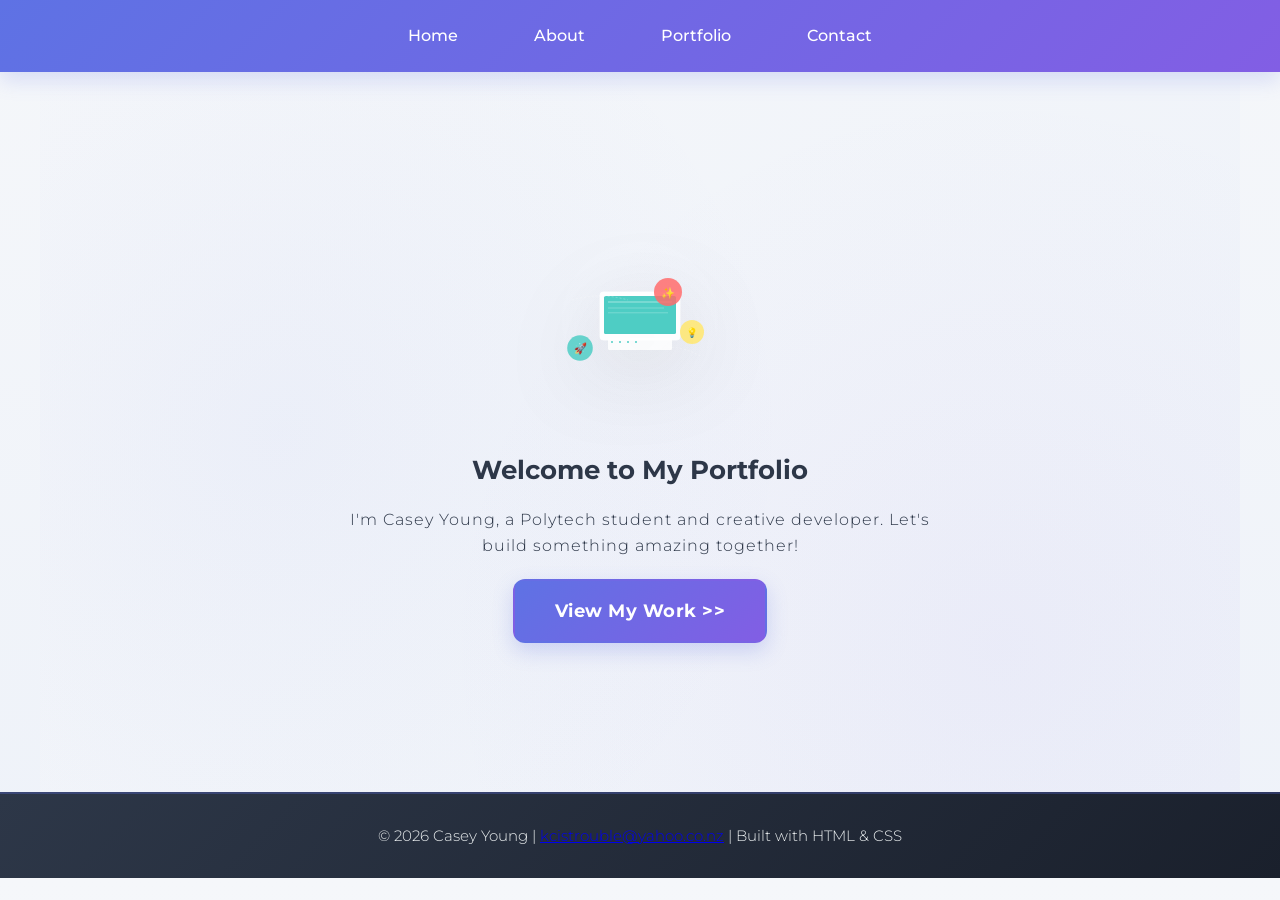
<file: index.html>
<!DOCTYPE html>
<html lang="en">
<head>
    <meta charset="UTF-8">
    <meta name="viewport" content="width=device-width, initial-scale=1.0">
    <title>Home | My Portfolio</title>
    <link rel="stylesheet" href="css/style.css">
</head>
<body>
    <header>
        <nav>
            <ul>
                <li><a href="index.html">Home</a></li>
                <li><a href="about.html">About</a></li>
                <li><a href="portfolio.html">Portfolio</a></li>
                <li><a href="contact.html">Contact</a></li>
            </ul>
        </nav>
    </header>

    <main class="hero">
        <svg class="hero-illustration" viewBox="0 0 500 500" xmlns="http://www.w3.org/2000/svg" style="width: 100%; max-width: 200px; margin-bottom: 20px; filter: drop-shadow(0 20px 40px rgba(0,0,0,0.1));">
            <defs>
                <linearGradient id="heroGrad1" x1="0%" y1="0%" x2="100%" y2="100%">
                    <stop offset="0%" style="stop-color:#ffffff;stop-opacity:0.2" />
                    <stop offset="100%" style="stop-color:#ffffff;stop-opacity:0" />
                </linearGradient>
                <radialGradient id="heroGrad2">
                    <stop offset="0%" style="stop-color:#ffffff;stop-opacity:0.15" />
                    <stop offset="100%" style="stop-color:#ffffff;stop-opacity:0" />
                </radialGradient>
                <style>
                    @keyframes float { 0%, 100% { transform: translateY(0px); } 50% { transform: translateY(-15px); } }
                    .float1 { animation: float 4s ease-in-out infinite; }
                    .float2 { animation: float 5s ease-in-out infinite 0.5s; }
                    .float3 { animation: float 4.5s ease-in-out infinite 1s; }
                </style>
            </defs>
            <circle cx="250" cy="250" r="200" fill="url(#heroGrad2)" opacity="0.6"/>
            <g transform="translate(150, 120)">
                <rect x="0" y="60" width="200" height="120" rx="8" fill="#ffffff" opacity="0.9" stroke="#ffffff" stroke-width="2"/>
                <rect x="10" y="70" width="180" height="95" fill="#4ECDC4" rx="4"/>
                <line x1="20" y1="85" x2="180" y2="85" stroke="#ffffff" stroke-width="2" opacity="0.6"/>
                <line x1="20" y1="100" x2="160" y2="100" stroke="#ffffff" stroke-width="1.5" opacity="0.4"/>
                <line x1="20" y1="112" x2="170" y2="112" stroke="#ffffff" stroke-width="1.5" opacity="0.4"/>
                <rect x="20" y="175" width="160" height="30" fill="#ffffff" opacity="0.8" rx="3"/>
                <circle cx="30" cy="185" r="2.5" fill="#4ECDC4"/>
                <circle cx="50" cy="185" r="2.5" fill="#4ECDC4"/>
                <circle cx="70" cy="185" r="2.5" fill="#4ECDC4"/>
                <circle cx="90" cy="185" r="2.5" fill="#4ECDC4"/>
            </g>
            <g transform="translate(320, 180)" class="float1">
                <circle cx="0" cy="0" r="35" fill="#FF6B6B" opacity="0.85"/>
                <text x="0" y="12" font-size="28" text-anchor="middle" fill="#ffffff" font-weight="bold">✨</text>
            </g>
            <g transform="translate(380, 280)" class="float2">
                <circle cx="0" cy="0" r="30" fill="#FFE66D" opacity="0.85"/>
                <text x="0" y="10" font-size="24" text-anchor="middle" fill="#ffffff" font-weight="bold">💡</text>
            </g>
            <g transform="translate(100, 320)" class="float3">
                <circle cx="0" cy="0" r="32" fill="#4ECDC4" opacity="0.85"/>
                <text x="0" y="11" font-size="26" text-anchor="middle" fill="#ffffff" font-weight="bold">🚀</text>
            </g>
            <path d="M 80 200 Q 150 180 220 200" fill="none" stroke="#ffffff" stroke-width="2" opacity="0.3" stroke-dasharray="5,5"/>
            <path d="M 280 320 Q 350 310 400 340" fill="none" stroke="#ffffff" stroke-width="2" opacity="0.3" stroke-dasharray="5,5"/>
        </svg>
        <div class="hero-content">
            <h1>Welcome to My Portfolio</h1>
            <p>I'm Casey Young, a Polytech student and creative developer. Let's build something amazing together!</p>
            <a href="portfolio.html" class="cta-button">View My Work >></a>
        </div>
    </main>

    <footer>© 2026 Casey Young | <a href="mailto:kcistrouble@yahoo.co.nz">kcistrouble@yahoo.co.nz</a> | Built with HTML & CSS</footer>
</body>
</html>
</file>
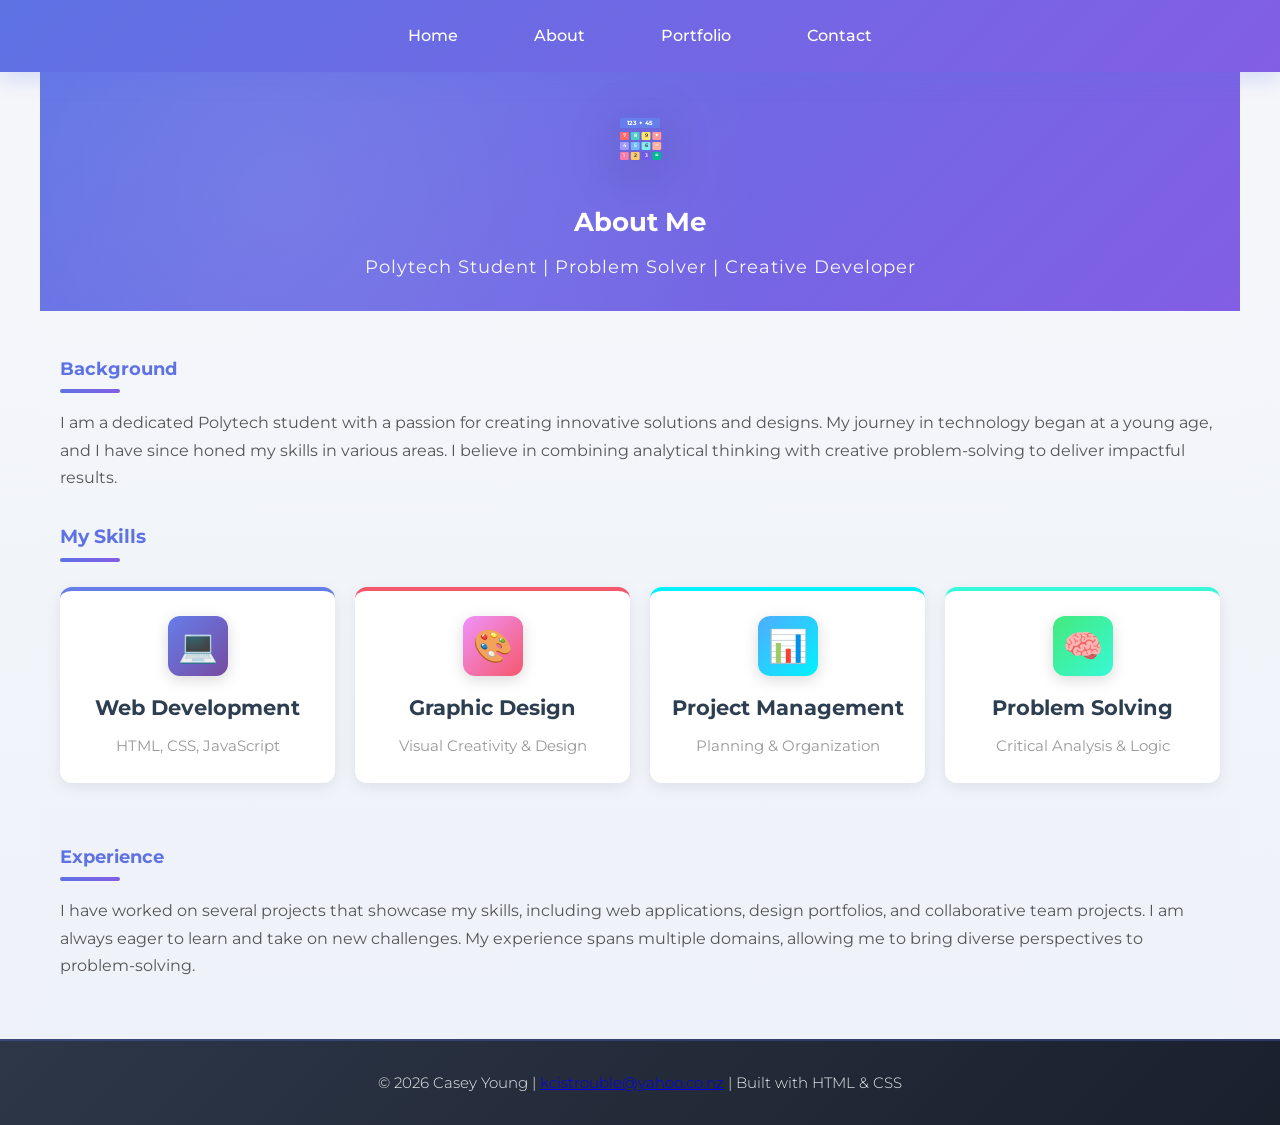
<file: about.html>
<!DOCTYPE html>
<html lang="en">
<head>
    <meta charset="UTF-8">
    <title>About | Portfolio</title>
    <link rel="stylesheet" href="css/style.css">
</head>
<body>
    <header>
        <nav>
            <ul>
                <li><a href="index.html">Home</a></li>
                <li><a href="about.html">About</a></li>
                <li><a href="portfolio.html">Portfolio</a></li>
                <li><a href="contact.html">Contact</a></li>
            </ul>
        </nav>
    </header>

    <main class="about-main">
        <div class="about-hero">
            <svg class="about-page-icon" viewBox="0 0 200 200" xmlns="http://www.w3.org/2000/svg">
                <!-- Colorful Calculator icon -->
                <defs>
                    <linearGradient id="calcGrad" x1="0%" y1="0%" x2="100%" y2="100%">
                    <stop offset="0%" style="stop-color:#5e72e4;stop-opacity:1" />
                    <stop offset="100%" style="stop-color:#825ee4;stop-opacity:1" />
                    </linearGradient>
                </defs>
                <rect x="40" y="30" width="120" height="140" rx="12" fill="url(#calcGrad)" opacity="0.2" stroke="url(#calcGrad)" stroke-width="3"/>
                <rect x="50" y="40" width="100" height="25" fill="#667eea" stroke="none" rx="4"/>
                <text x="100" y="57" font-size="16" font-weight="bold" text-anchor="middle" fill="#fff">123 + 45</text>
                <rect x="50" y="75" width="22" height="20" fill="#ff6b6b" stroke="none" rx="3"/>
                <text x="61" y="88" font-size="12" text-anchor="middle" fill="#fff" font-weight="600">7</text>
                <rect x="77" y="75" width="22" height="20" fill="#4ecdc4" stroke="none" rx="3"/>
                <text x="88" y="88" font-size="12" text-anchor="middle" fill="#fff" font-weight="600">8</text>
                <rect x="104" y="75" width="22" height="20" fill="#ffe66d" stroke="none" rx="3"/>
                <text x="115" y="88" font-size="12" text-anchor="middle" fill="#333" font-weight="600">9</text>
                <rect x="131" y="75" width="22" height="20" fill="#ff9999" stroke="none" rx="3"/>
                <text x="142" y="88" font-size="14" text-anchor="middle" fill="#fff" font-weight="700">+</text>
                <rect x="50" y="100" width="22" height="20" fill="#a29bfe" stroke="none" rx="3"/>
                <text x="61" y="113" font-size="12" text-anchor="middle" fill="#fff" font-weight="600">4</text>
                <rect x="77" y="100" width="22" height="20" fill="#74b9ff" stroke="none" rx="3"/>
                <text x="88" y="113" font-size="12" text-anchor="middle" fill="#fff" font-weight="600">5</text>
                <rect x="104" y="100" width="22" height="20" fill="#81ecec" stroke="none" rx="3"/>
                <text x="115" y="113" font-size="12" text-anchor="middle" fill="#333" font-weight="600">6</text>
                <rect x="131" y="100" width="22" height="20" fill="#fab1a0" stroke="none" rx="3"/>
                <text x="142" y="113" font-size="14" text-anchor="middle" fill="#fff" font-weight="700">−</text>
                <rect x="50" y="125" width="22" height="20" fill="#fd79a8" stroke="none" rx="3"/>
                <text x="61" y="138" font-size="12" text-anchor="middle" fill="#fff" font-weight="600">1</text>
                <rect x="77" y="125" width="22" height="20" fill="#fdcb6e" stroke="none" rx="3"/>
                <text x="88" y="138" font-size="12" text-anchor="middle" fill="#333" font-weight="600">2</text>
                <rect x="104" y="125" width="22" height="20" fill="#6c5ce7" stroke="none" rx="3"/>
                <text x="115" y="138" font-size="12" text-anchor="middle" fill="#fff" font-weight="600">3</text>
                <rect x="131" y="125" width="22" height="20" fill="#00b894" stroke="none" rx="3"/>
                <text x="142" y="138" font-size="14" text-anchor="middle" fill="#fff" font-weight="700">=</text>
            </svg>
            <h1>About Me</h1>
            <p class="about-intro">Polytech Student | Problem Solver | Creative Developer</p>
        </div>

        <div class="about-container">
            <section class="about-section">
                <h2>Background</h2>
                <p>I am a dedicated Polytech student with a passion for creating innovative solutions and designs. My journey in technology began at a young age, and I have since honed my skills in various areas. I believe in combining analytical thinking with creative problem-solving to deliver impactful results.</p>
            </section>

            <section class="skills-section">
                <h2>My Skills</h2>
                <div class="skills-grid">
                    <div class="skill-card">
                        <div class="skill-icon" style="background: linear-gradient(135deg, #667eea 0%, #764ba2 100%);">💻</div>
                        <h3>Web Development</h3>
                        <p>HTML, CSS, JavaScript</p>
                    </div>
                    <div class="skill-card">
                        <div class="skill-icon" style="background: linear-gradient(135deg, #f093fb 0%, #f5576c 100%);">🎨</div>
                        <h3>Graphic Design</h3>
                        <p>Visual Creativity & Design</p>
                    </div>
                    <div class="skill-card">
                        <div class="skill-icon" style="background: linear-gradient(135deg, #4facfe 0%, #00f2fe 100%);">📊</div>
                        <h3>Project Management</h3>
                        <p>Planning & Organization</p>
                    </div>
                    <div class="skill-card">
                        <div class="skill-icon" style="background: linear-gradient(135deg, #43e97b 0%, #38f9d7 100%);">🧠</div>
                        <h3>Problem Solving</h3>
                        <p>Critical Analysis & Logic</p>
                    </div>
                </div>
            </section>

            <section class="experience-section">
                <h2>Experience</h2>
                <p>I have worked on several projects that showcase my skills, including web applications, design portfolios, and collaborative team projects. I am always eager to learn and take on new challenges. My experience spans multiple domains, allowing me to bring diverse perspectives to problem-solving.</p>
            </section>
        </div>
    </main>

    <footer>© 2026 Casey Young | <a href="mailto:kcistrouble@yahoo.co.nz">kcistrouble@yahoo.co.nz</a> | Built with HTML & CSS</footer>
</body>
</html>
</file>
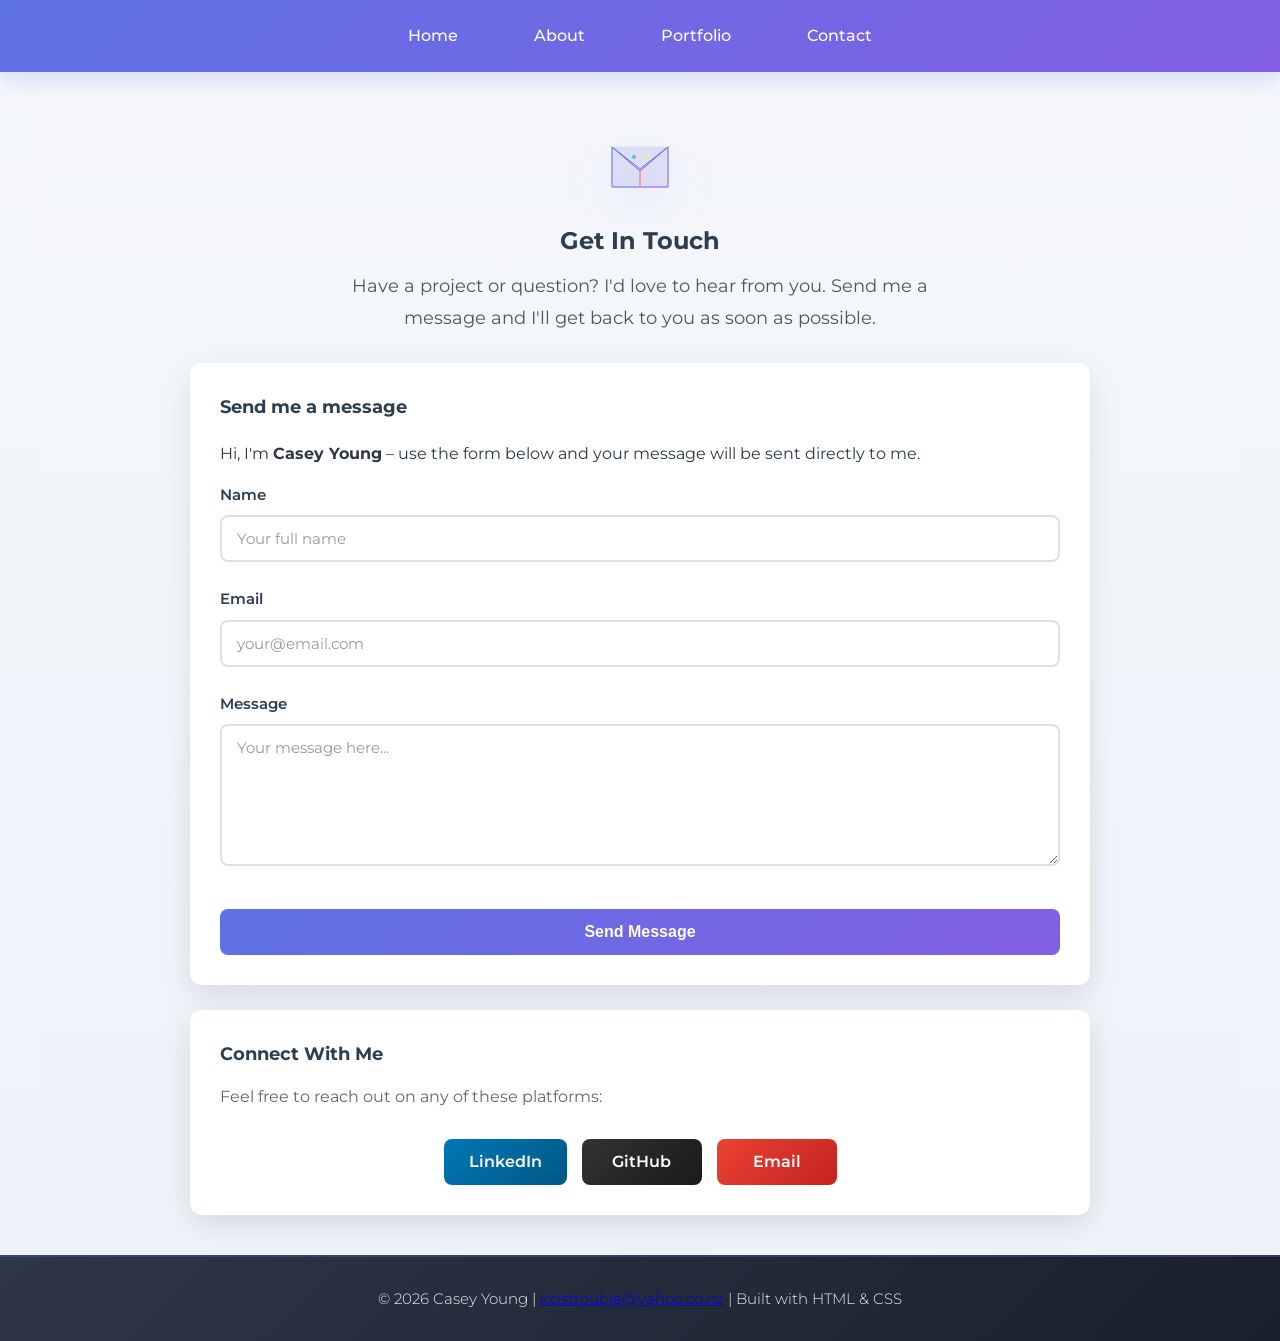
<file: contact.html>
<!DOCTYPE html>
<html lang="en">
<head>
    <meta charset="UTF-8">
    <meta name="viewport" content="width=device-width, initial-scale=1.0">
    <title>Contact | Portfolio</title>
    <link rel="preconnect" href="https://fonts.googleapis.com">
    <link rel="preconnect" href="https://fonts.gstatic.com" crossorigin>
    <link href="https://fonts.googleapis.com/css2?family=Poppins:wght@300;400;600;700&display=swap" rel="stylesheet">
    <link rel="stylesheet" href="css/style.css">
</head>
<body>
    <header>
        <nav>
            <ul>
                <li><a href="index.html">Home</a></li>
                <li><a href="about.html">About</a></li>
                <li><a href="portfolio.html">Portfolio</a></li>
                <li><a href="contact.html">Contact</a></li>
            </ul>
        </nav>
    </header>

    <main class="contact-main">
        <svg class="page-icon" viewBox="0 0 200 200" xmlns="http://www.w3.org/2000/svg">
            <!-- Colorful Envelope/Message icon -->
            <defs>
                <linearGradient id="envelopeGrad" x1="0%" y1="0%" x2="100%" y2="100%">
                    <stop offset="0%" style="stop-color:#5e72e4;stop-opacity:1" />
                    <stop offset="100%" style="stop-color:#825ee4;stop-opacity:1" />
                </linearGradient>
            </defs>
            <rect x="30" y="50" width="140" height="100" rx="10" fill="url(#envelopeGrad)" opacity="0.15" stroke="url(#envelopeGrad)" stroke-width="3"/>
            <path d="M 30 50 L 100 110 L 170 50" fill="none" stroke="url(#envelopeGrad)" stroke-width="2.5" stroke-linejoin="round" stroke-linecap="round"/>
            <path d="M 30 50 L 100 105 L 170 50 L 170 150 L 30 150 Z" fill="none" stroke="url(#envelopeGrad)" stroke-width="2.5" stroke-linejoin="round"/>
            <line x1="100" y1="110" x2="100" y2="150" stroke="#ff6b6b" stroke-width="2.5" stroke-linecap="round"/>
            <circle cx="85" cy="75" r="5" fill="#4ecdc4"/>
            <circle cx="115" cy="75" r="5" fill="#ffe66d"/>
        </svg>
        <section class="contact-header">
            <h1>Get In Touch</h1>
            <p>Have a project or question? I'd love to hear from you. Send me a message and I'll get back to you as soon as possible.</p>
        </section>

        <section class="contact-container">
            <section class="contact-form-section">
                <h2>Send me a message</h2>
                <p class="form-note">Hi, I'm <strong>Casey Young</strong> – use the form below and your message will be sent directly to me.</p>
                <!-- simple mailto form; note that some browsers may open the user's mail client -->
                <form class="contact-form" action="mailto:kcistrouble@yahoo.co.nz?subject=Message%20for%20Casey%20Young" method="post" enctype="text/plain">
                    <div class="form-group">
                        <label for="name">Name</label>
                        <input type="text" id="name" name="name" placeholder="Your full name" required>
                    </div>

                    <div class="form-group">
                        <label for="email">Email</label>
                        <input type="email" id="email" name="email" placeholder="your@email.com" required>
                    </div>

                    <div class="form-group">
                        <label for="message">Message</label>
                        <textarea id="message" name="message" placeholder="Your message here..." rows="6" required></textarea>
                    </div>

                    <button type="submit" class="submit-btn">Send Message</button>
                </form>
            </section>

            <section class="contact-social-section">
                <h2>Connect With Me</h2>
                <p>Feel free to reach out on any of these platforms:</p>
                <ul class="social-links">
                    <li><a href="https://www.linkedin.com/in/yourprofile" target="_blank" class="social-link linkedin">LinkedIn</a></li>
                    <li><a href="https://github.com/yourprofile" target="_blank" class="social-link github">GitHub</a></li>
                    <li><a href="mailto:kcistrouble@yahoo.co.nz" class="social-link email">Email</a></li>
                </ul>
            </section>
        </section>
    </main>

    <footer>© 2026 Casey Young | <a href="mailto:kcistrouble@yahoo.co.nz">kcistrouble@yahoo.co.nz</a> | Built with HTML & CSS</footer>
</body>
</html>
</file>
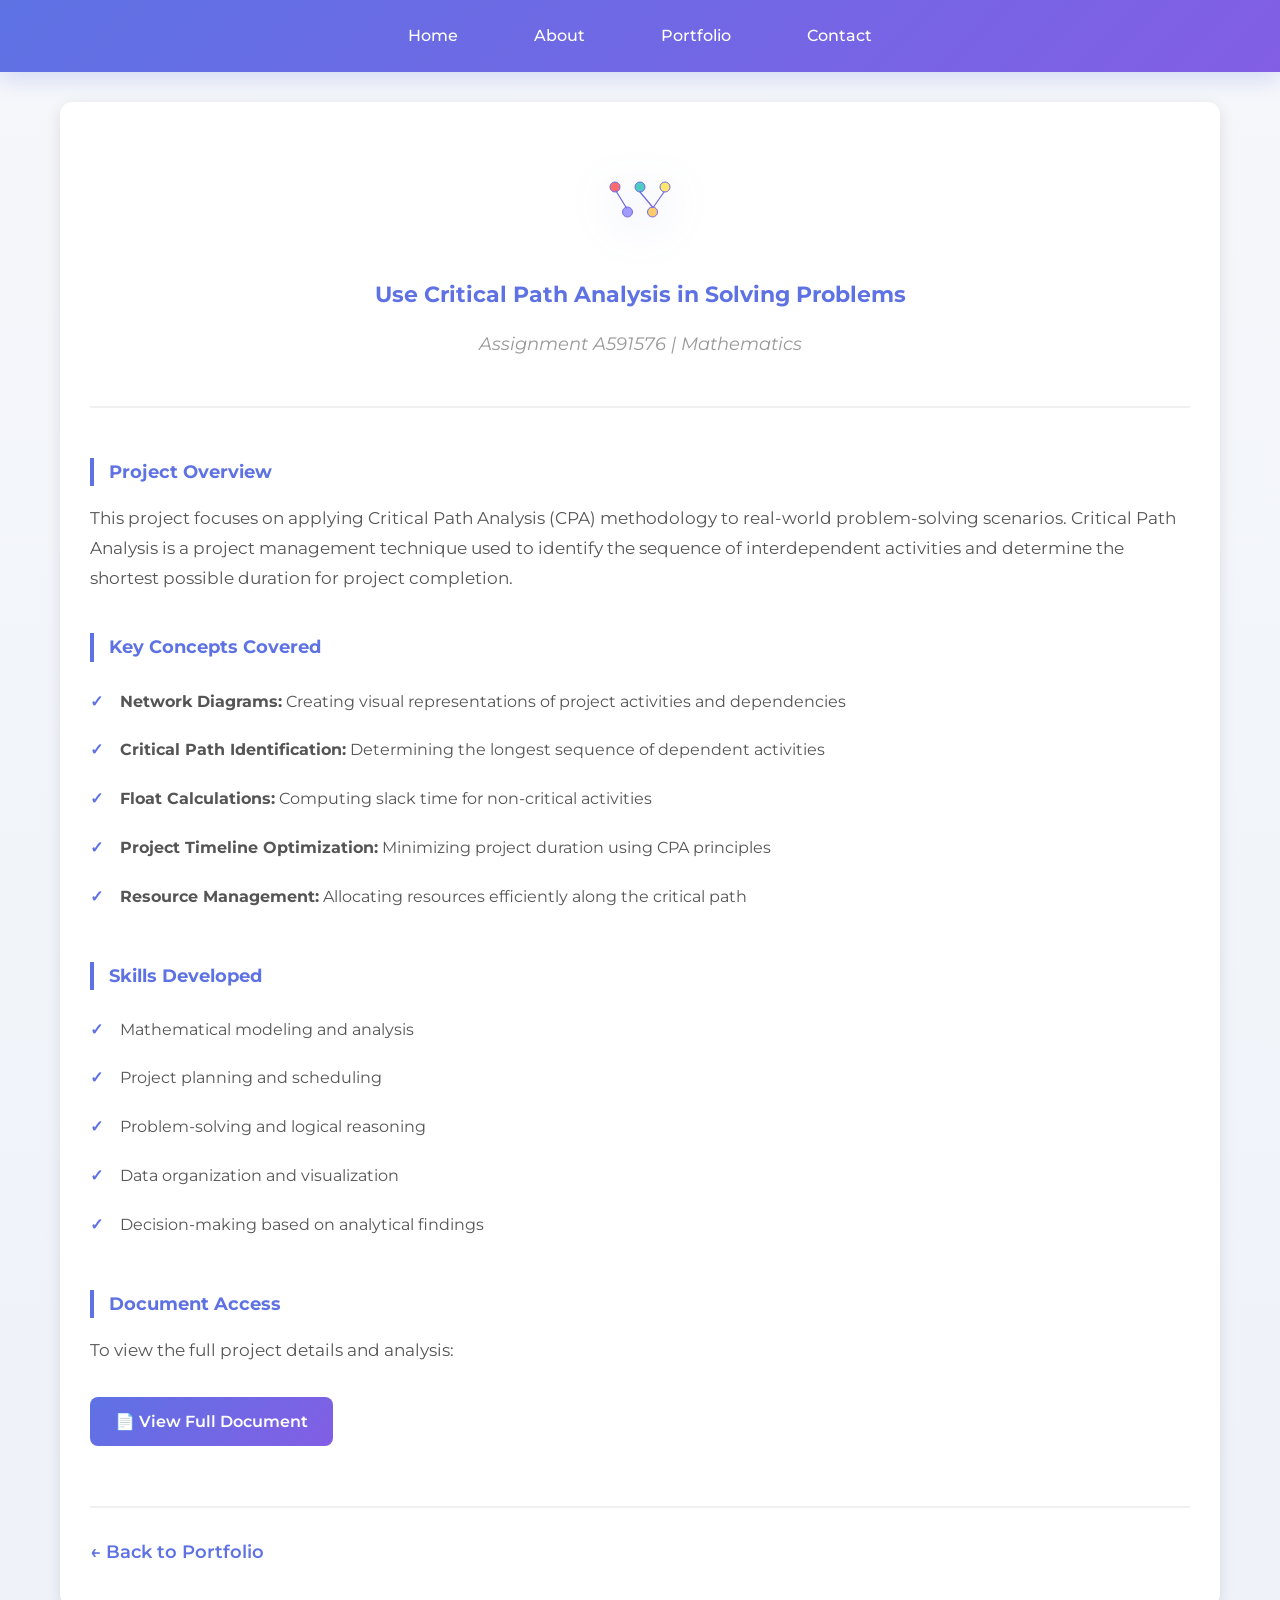
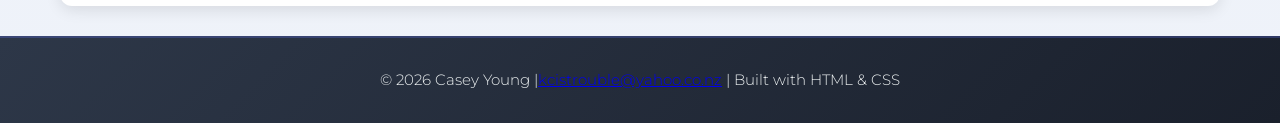
<file: cpa-analysis.html>
<!DOCTYPE html>
<html lang="en">
<head>
    <meta charset="UTF-8">
    <title>Critical Path Analysis Project | Casey Young</title>
    <link rel="stylesheet" href="css/style.css">
</head>
<body>
    <header>
        <nav>
            <ul>
                <li><a href="index.html">Home</a></li>
                <li><a href="about.html">About</a></li>
                <li><a href="portfolio.html">Portfolio</a></li>
                <li><a href="contact.html">Contact</a></li>
            </ul>
        </nav>
    </header>

    <main>
        <section class="project-detail">
            <div class="project-header">
                <svg class="page-icon" viewBox="0 0 200 200" xmlns="http://www.w3.org/2000/svg">
                    <!-- Colorful Network/Timeline icon -->
                    <defs>
                        <linearGradient id="networkGrad" x1="0%" y1="0%" x2="100%" y2="100%">
                            <stop offset="0%" style="stop-color:#5e72e4;stop-opacity:1" />
                            <stop offset="100%" style="stop-color:#825ee4;stop-opacity:1" />
                        </linearGradient>
                    </defs>
                    <circle cx="50" cy="60" r="10" fill="#ff6b6b" stroke="url(#networkGrad)" stroke-width="2"/>
                    <circle cx="100" cy="60" r="10" fill="#4ecdc4" stroke="url(#networkGrad)" stroke-width="2"/>
                    <circle cx="150" cy="60" r="10" fill="#ffe66d" stroke="url(#networkGrad)" stroke-width="2"/>
                    <circle cx="75" cy="110" r="10" fill="#a29bfe" stroke="url(#networkGrad)" stroke-width="2"/>
                    <circle cx="125" cy="110" r="10" fill="#fdcb6e" stroke="url(#networkGrad)" stroke-width="2"/>
                    <line x1="57" y1="65" x2="93" y2="65" stroke="url(#networkGrad)" stroke-width="2.5" stroke-linecap="round"/>
                    <line x1="107" y1="65" x2="143" y2="65" stroke="url(#networkGrad)" stroke-width="2.5" stroke-linecap="round"/>
                    <line x1="52" y1="68" x2="73" y2="102" stroke="url(#networkGrad)" stroke-width="2.5" stroke-linecap="round"/>
                    <line x1="100" y1="70" x2="125" y2="100" stroke="url(#networkGrad)" stroke-width="2.5" stroke-linecap="round"/>
                    <line x1="148" y1="70" x2="127" y2="100" stroke="url(#networkGrad)" stroke-width="2.5" stroke-linecap="round"/>
                    <line x1="81" y1="118" x2="119" y2="118" stroke="url(#networkGrad)" stroke-width="2.5" stroke-dasharray="5" stroke-linecap="round"/>
                </svg>
                <h1>Use Critical Path Analysis in Solving Problems</h1>
                <p class="project-meta">Assignment A591576 | Mathematics</p>
            </div>

            <div class="project-content">
                <section class="project-section">
                    <h2>Project Overview</h2>
                    <p>This project focuses on applying Critical Path Analysis (CPA) methodology to real-world problem-solving scenarios. Critical Path Analysis is a project management technique used to identify the sequence of interdependent activities and determine the shortest possible duration for project completion.</p>
                </section>

                <section class="project-section">
                    <h2>Key Concepts Covered</h2>
                    <ul>
                        <li><strong>Network Diagrams:</strong> Creating visual representations of project activities and dependencies</li>
                        <li><strong>Critical Path Identification:</strong> Determining the longest sequence of dependent activities</li>
                        <li><strong>Float Calculations:</strong> Computing slack time for non-critical activities</li>
                        <li><strong>Project Timeline Optimization:</strong> Minimizing project duration using CPA principles</li>
                        <li><strong>Resource Management:</strong> Allocating resources efficiently along the critical path</li>
                    </ul>
                </section>

                <section class="project-section">
                    <h2>Skills Developed</h2>
                    <ul>
                        <li>Mathematical modeling and analysis</li>
                        <li>Project planning and scheduling</li>
                        <li>Problem-solving and logical reasoning</li>
                        <li>Data organization and visualization</li>
                        <li>Decision-making based on analytical findings</li>
                    </ul>
                </section>

                <section class="project-section">
                    <h2>Document Access</h2>
                    <p>To view the full project details and analysis:</p>
                    <a href="file:///c:/digital%20skills/Documents/MATHMATICS/A591576%20Use%20Critical%20Path%20Analysis%20in%20Solving%20Problems.docx" class="project-link" target="_blank">📄 View Full Document</a>
                </section>

                <div class="back-link">
                    <a href="portfolio.html">← Back to Portfolio</a>
                </div>
            </div>
        </section>
    </main>

    <footer>© 2026 Casey Young |<a href="mailto:kcistrouble@yahoo.co.nz">kcistrouble@yahoo.co.nz</a> | Built with HTML & CSS</footer>
</body>
</html>
</file>
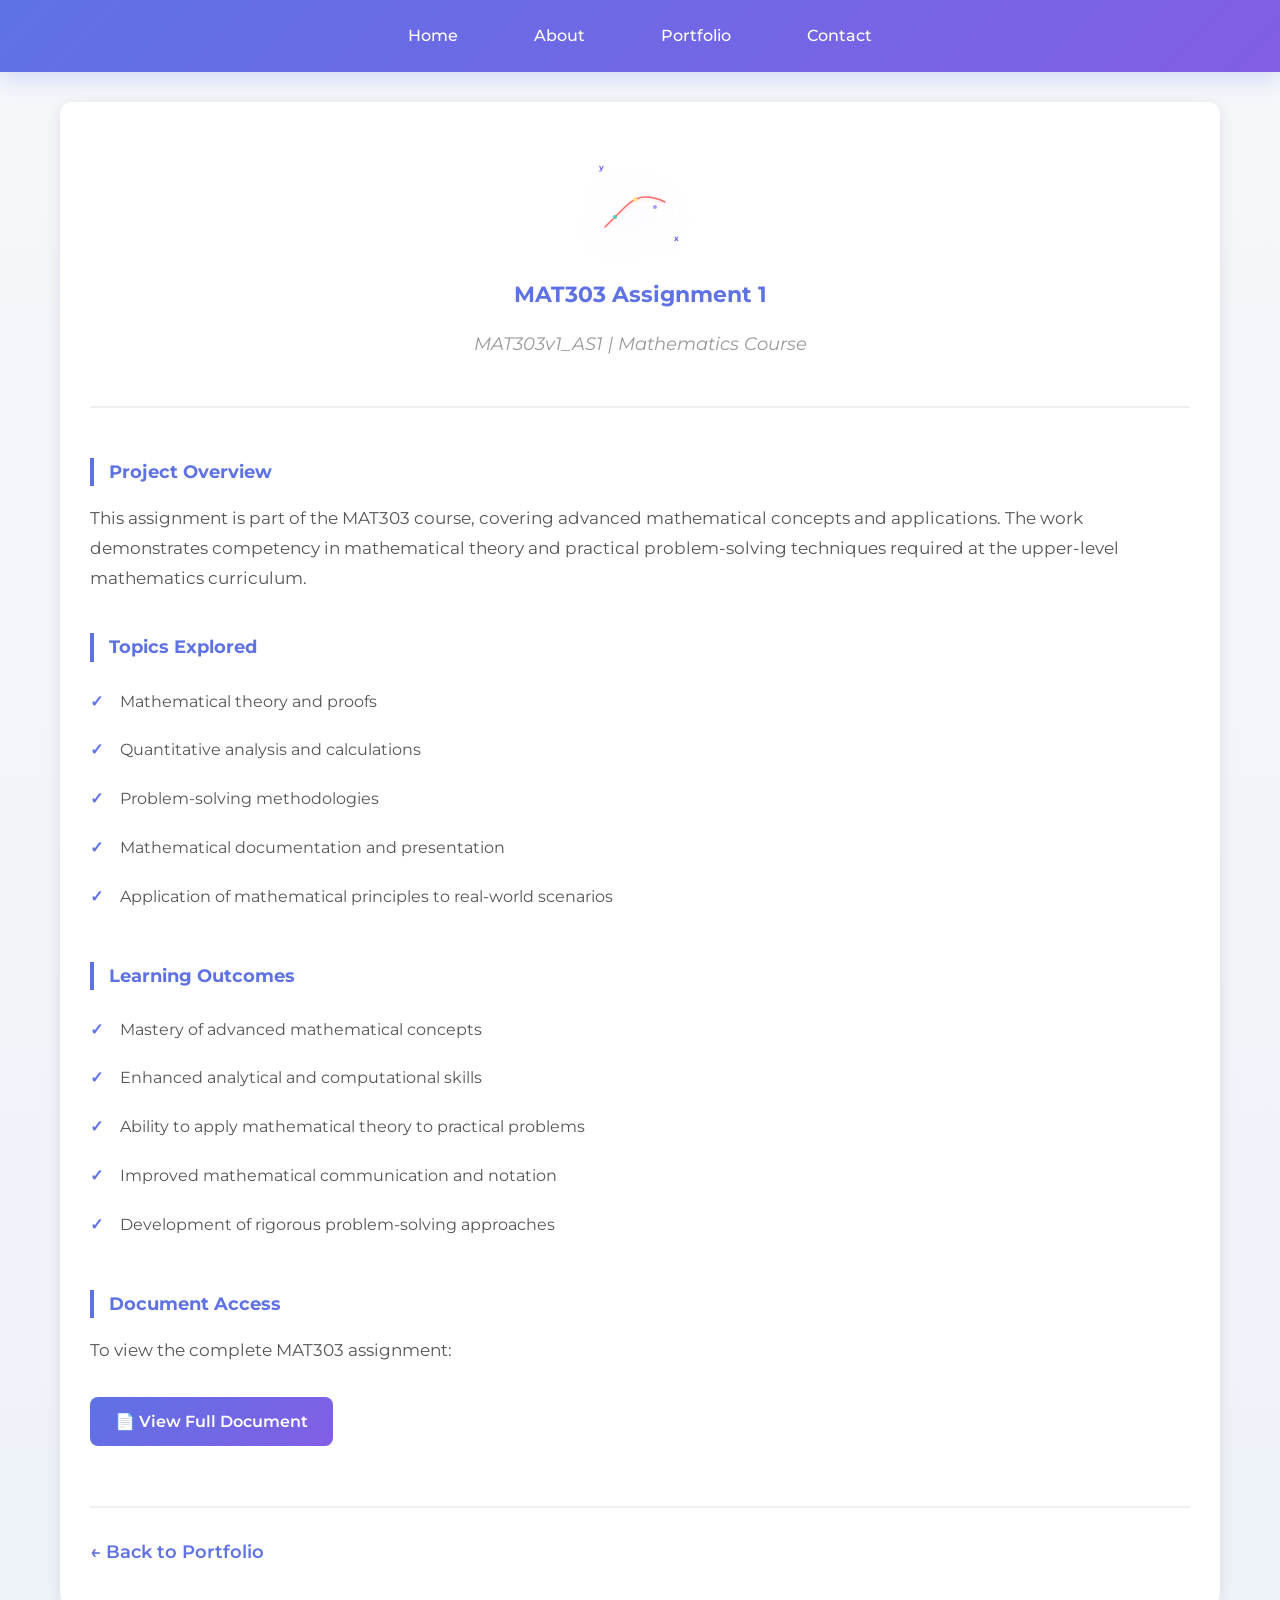
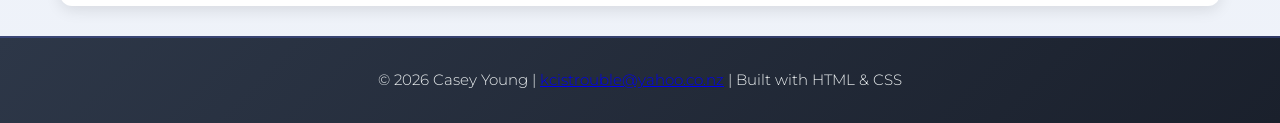
<file: mat303-assignment.html>
<!DOCTYPE html>
<html lang="en">
<head>
    <meta charset="UTF-8">
    <title>MAT303 Assignment | Casey Young</title>
    <link rel="stylesheet" href="css/style.css">
</head>
<body>
    <header>
        <nav>
            <ul>
                <li><a href="index.html">Home</a></li>
                <li><a href="about.html">About</a></li>
                <li><a href="portfolio.html">Portfolio</a></li>
                <li><a href="contact.html">Contact</a></li>
            </ul>
        </nav>
    </header>

    <main>
        <section class="project-detail">
            <div class="project-header">
                <svg class="page-icon" viewBox="0 0 200 200" xmlns="http://www.w3.org/2000/svg">
                    <!-- Colorful Mathematical function/graph icon -->
                    <defs>
                        <linearGradient id="mathGrad" x1="0%" y1="0%" x2="100%" y2="100%">
                            <stop offset="0%" style="stop-color:#5e72e4;stop-opacity:1" />
                            <stop offset="100%" style="stop-color:#825ee4;stop-opacity:1" />
                        </linearGradient>
                    </defs>
                    <line x1="30" y1="150" x2="170" y2="150" stroke="url(#mathGrad)" stroke-width="2.5" stroke-linecap="round"/>
                    <line x1="30" y1="150" x2="30" y2="30" stroke="url(#mathGrad)" stroke-width="2.5" stroke-linecap="round"/>
                    <text x="18" y="25" font-size="16" font-weight="bold" fill="url(#mathGrad)">y</text>
                    <text x="168" y="168" font-size="16" font-weight="bold" fill="url(#mathGrad)">x</text>
                    <path d="M 30 140 Q 50 120 70 100 T 110 80 T 150 90" fill="none" stroke="#ff6b6b" stroke-width="3" stroke-linecap="round" filter="drop-shadow(0 2px 4px rgba(255,107,107,0.3))"/>
                    <circle cx="50" cy="120" r="4" fill="#4ecdc4"/>
                    <circle cx="90" cy="85" r="4" fill="#ffe66d"/>
                    <circle cx="130" cy="100" r="4" fill="#a29bfe"/>
                </svg>
                <h1>MAT303 Assignment 1</h1>
                <p class="project-meta">MAT303v1_AS1 | Mathematics Course</p>
            </div>

            <div class="project-content">
                <section class="project-section">
                    <h2>Project Overview</h2>
                    <p>This assignment is part of the MAT303 course, covering advanced mathematical concepts and applications. The work demonstrates competency in mathematical theory and practical problem-solving techniques required at the upper-level mathematics curriculum.</p>
                </section>

                <section class="project-section">
                    <h2>Topics Explored</h2>
                    <ul>
                        <li>Mathematical theory and proofs</li>
                        <li>Quantitative analysis and calculations</li>
                        <li>Problem-solving methodologies</li>
                        <li>Mathematical documentation and presentation</li>
                        <li>Application of mathematical principles to real-world scenarios</li>
                    </ul>
                </section>

                <section class="project-section">
                    <h2>Learning Outcomes</h2>
                    <ul>
                        <li>Mastery of advanced mathematical concepts</li>
                        <li>Enhanced analytical and computational skills</li>
                        <li>Ability to apply mathematical theory to practical problems</li>
                        <li>Improved mathematical communication and notation</li>
                        <li>Development of rigorous problem-solving approaches</li>
                    </ul>
                </section>

                <section class="project-section">
                    <h2>Document Access</h2>
                    <p>To view the complete MAT303 assignment:</p>
                    <a href="file:///c:/digital%20skills/Documents/MATHMATICS/MAT303v1_AS1.docx" class="project-link" target="_blank">📄 View Full Document</a>
                </section>

                <div class="back-link">
                    <a href="portfolio.html">← Back to Portfolio</a>
                </div>
            </div>
        </section>
    </main>

    <footer>© 2026 Casey Young | <a href="mailto:kcistrouble@yahoo.co.nz">kcistrouble@yahoo.co.nz</a> | Built with HTML & CSS</footer>
</body>
</html>
</file>
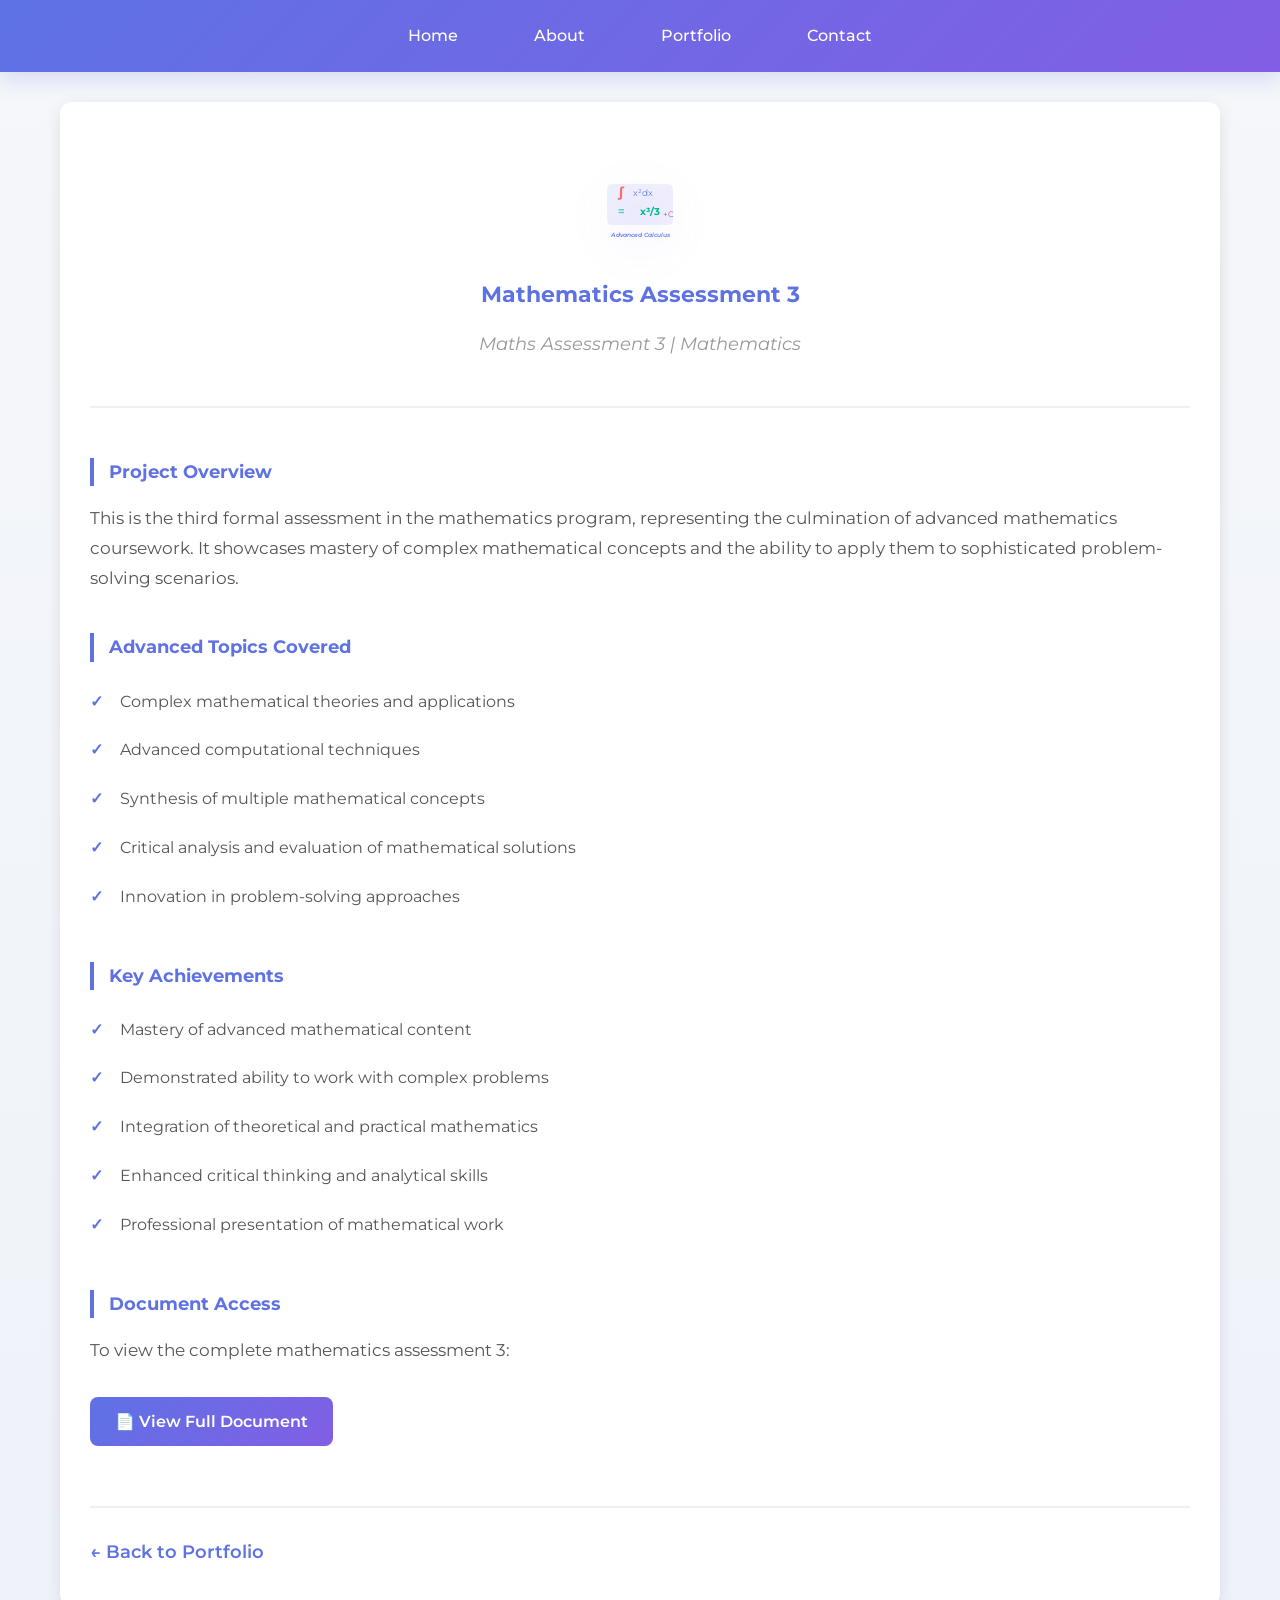
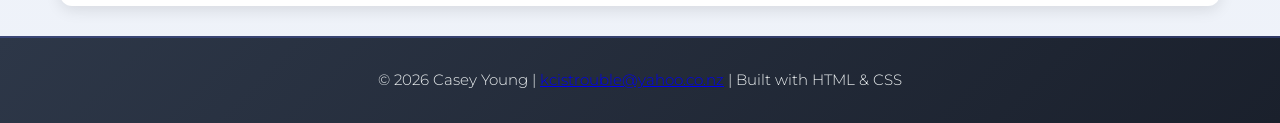
<file: maths-assessment-3.html>
<!DOCTYPE html>
<html lang="en">
<head>
    <meta charset="UTF-8">
    <title>Mathematics Assessment 3 | Casey Young</title>
    <link rel="stylesheet" href="css/style.css">
</head>
<body>
    <header>
        <nav>
            <ul>
                <li><a href="index.html">Home</a></li>
                <li><a href="about.html">About</a></li>
                <li><a href="portfolio.html">Portfolio</a></li>
                <li><a href="contact.html">Contact</a></li>
            </ul>
        </nav>
    </header>

    <main>
        <section class="project-detail">
            <div class="project-header">
                <svg class="page-icon" viewBox="0 0 200 200" xmlns="http://www.w3.org/2000/svg">
                    <!-- Colorful Complex math/equations icon -->
                    <defs>
                        <linearGradient id="calcGrad" x1="0%" y1="0%" x2="100%" y2="100%">
                            <stop offset="0%" style="stop-color:#5e72e4;stop-opacity:1" />
                            <stop offset="100%" style="stop-color:#825ee4;stop-opacity:1" />
                        </linearGradient>
                    </defs>
                    <rect x="35" y="55" width="130" height="80" rx="8" fill="url(#calcGrad)" opacity="0.1" stroke="url(#calcGrad)" stroke-width="2"/>
                    <text x="55" y="80" font-size="28" font-weight="bold" fill="#ff6b6b">∫</text>
                    <text x="85" y="78" font-size="18" fill="#667eea">x²dx</text>
                    <text x="55" y="115" font-size="22" fill="#4ecdc4" font-weight="bold">=</text>
                    <text x="100" y="115" font-size="20" fill="#00b894" font-weight="bold">x³/3</text>
                    <text x="145" y="120" font-size="16" fill="#9b59b6">+C</text>
                    <line x1="40" y1="135" x2="160" y2="135" stroke="url(#calcGrad)" stroke-width="1.5" stroke-dasharray="4" stroke-linecap="round"/>
                    <text x="100" y="160" font-size="12" text-anchor="middle" fill="#667eea" font-style="italic" font-weight="600">Advanced Calculus</text>
                </svg>
                <h1>Mathematics Assessment 3</h1>
                <p class="project-meta">Maths Assessment 3 | Mathematics</p>
            </div>

            <div class="project-content">
                <section class="project-section">
                    <h2>Project Overview</h2>
                    <p>This is the third formal assessment in the mathematics program, representing the culmination of advanced mathematics coursework. It showcases mastery of complex mathematical concepts and the ability to apply them to sophisticated problem-solving scenarios.</p>
                </section>

                <section class="project-section">
                    <h2>Advanced Topics Covered</h2>
                    <ul>
                        <li>Complex mathematical theories and applications</li>
                        <li>Advanced computational techniques</li>
                        <li>Synthesis of multiple mathematical concepts</li>
                        <li>Critical analysis and evaluation of mathematical solutions</li>
                        <li>Innovation in problem-solving approaches</li>
                    </ul>
                </section>

                <section class="project-section">
                    <h2>Key Achievements</h2>
                    <ul>
                        <li>Mastery of advanced mathematical content</li>
                        <li>Demonstrated ability to work with complex problems</li>
                        <li>Integration of theoretical and practical mathematics</li>
                        <li>Enhanced critical thinking and analytical skills</li>
                        <li>Professional presentation of mathematical work</li>
                    </ul>
                </section>

                <section class="project-section">
                    <h2>Document Access</h2>
                    <p>To view the complete mathematics assessment 3:</p>
                    <a href="file:///c:/digital%20skills/Documents/MATHMATICS/maths%20assessment%203.docx" class="project-link" target="_blank">📄 View Full Document</a>
                </section>

                <div class="back-link">
                    <a href="portfolio.html">← Back to Portfolio</a>
                </div>
            </div>
        </section>
    </main>

    <footer>© 2026 Casey Young | <a href="mailto:kcistrouble@yahoo.co.nz">kcistrouble@yahoo.co.nz</a> | Built with HTML & CSS</footer>
</body>
</html>
</file>
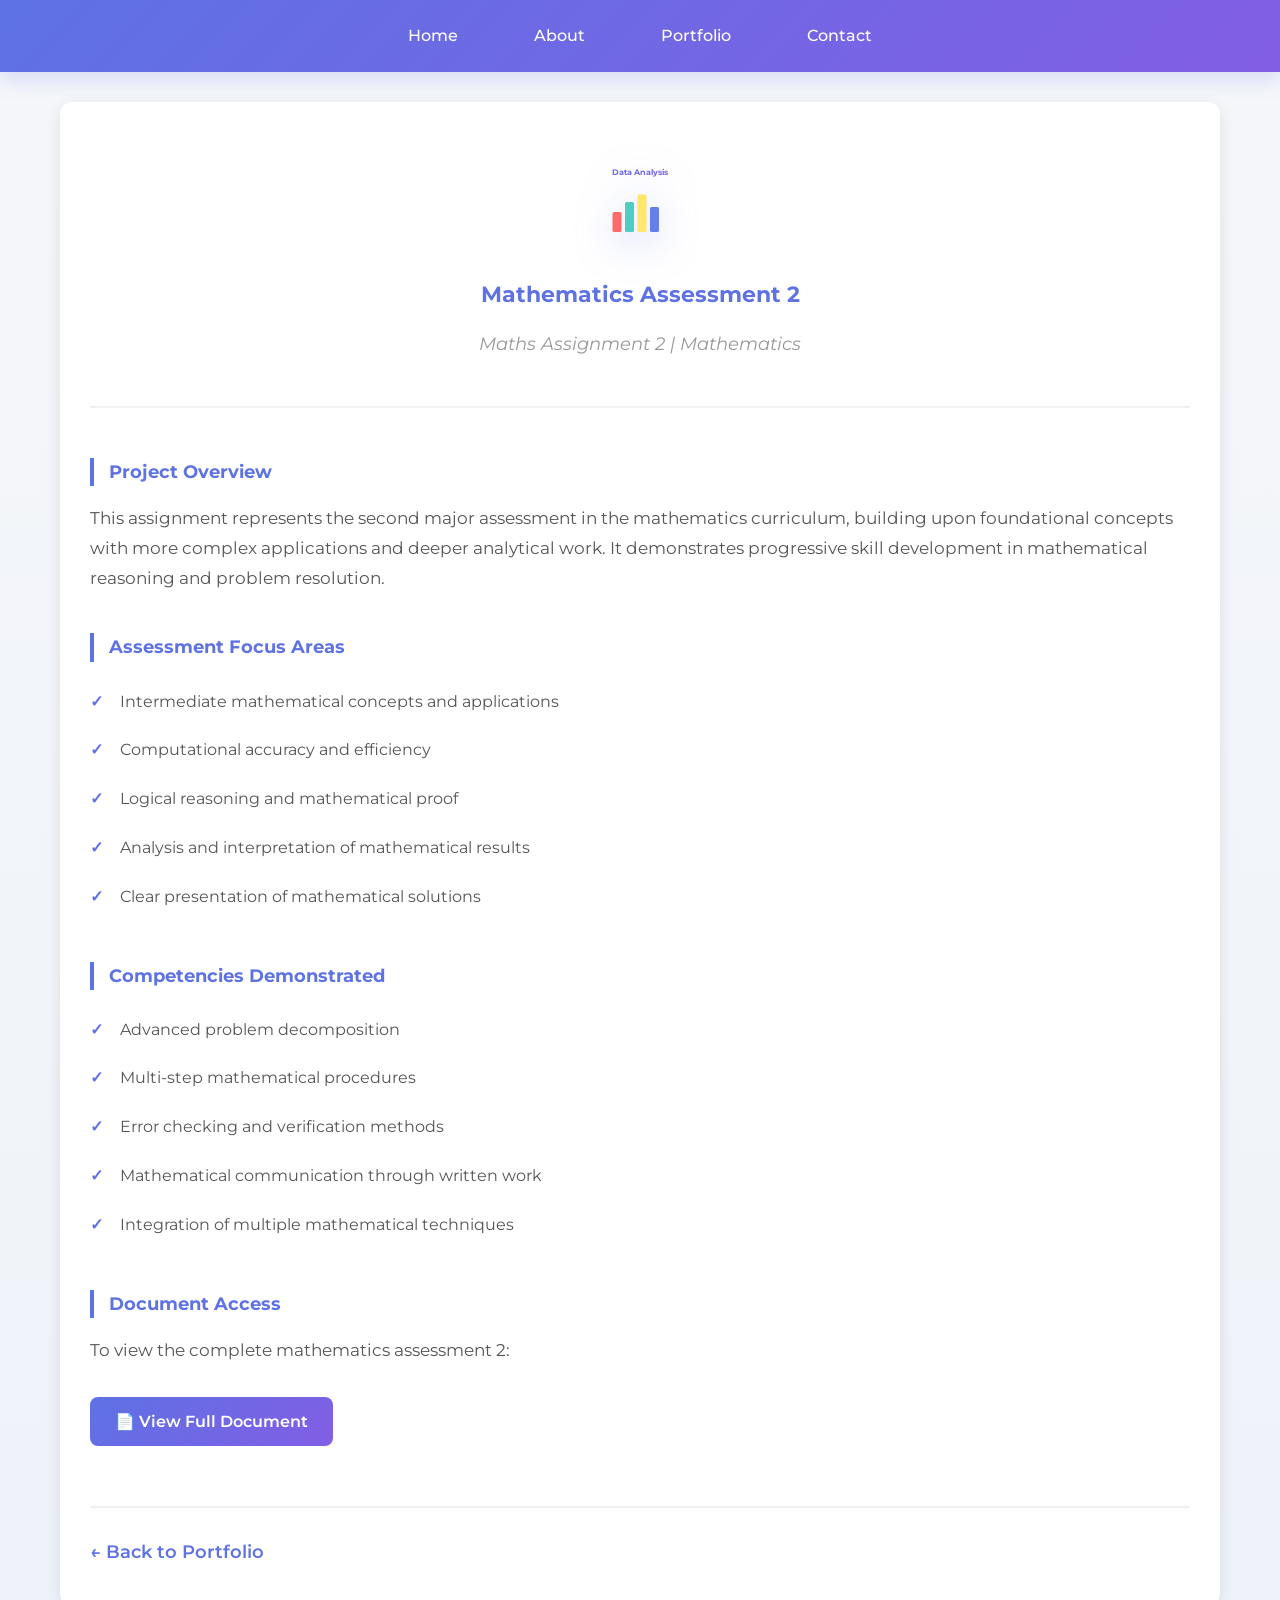
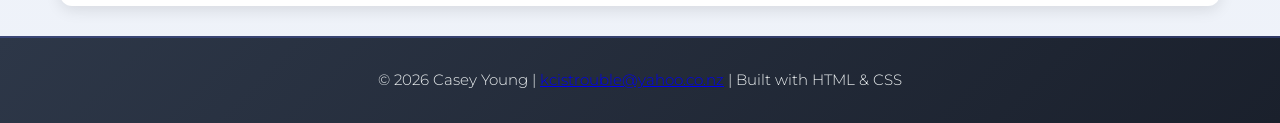
<file: maths-assignment-2.html>
<!DOCTYPE html>
<html lang="en">
<head>
    <meta charset="UTF-8">
    <title>Mathematics Assignment 2 | Casey Young</title>
    <link rel="stylesheet" href="css/style.css">
</head>
<body>
    <header>
        <nav>
            <ul>
                <li><a href="index.html">Home</a></li>
                <li><a href="about.html">About</a></li>
                <li><a href="portfolio.html">Portfolio</a></li>
                <li><a href="contact.html">Contact</a></li>
            </ul>
        </nav>
    </header>

    <main>
        <section class="project-detail">
            <div class="project-header">
                <svg class="page-icon" viewBox="0 0 200 200" xmlns="http://www.w3.org/2000/svg">
                    <!-- Colorful Data analysis/equations icon -->
                    <defs>
                        <linearGradient id="dataGrad" x1="0%" y1="0%" x2="100%" y2="100%">
                            <stop offset="0%" style="stop-color:#5e72e4;stop-opacity:1" />
                            <stop offset="100%" style="stop-color:#825ee4;stop-opacity:1" />
                        </linearGradient>
                    </defs>
                    <line x1="30" y1="150" x2="170" y2="150" stroke="url(#dataGrad)" stroke-width="2.5" stroke-linecap="round"/>
                    <line x1="30" y1="150" x2="30" y2="50" stroke="url(#dataGrad)" stroke-width="2.5" stroke-linecap="round"/>
                    <rect x="45" y="110" width="18" height="40" fill="#ff6b6b" rx="3"/>
                    <rect x="70" y="90" width="18" height="60" fill="#4ecdc4" rx="3"/>
                    <rect x="95" y="75" width="18" height="75" fill="#ffe66d" rx="3"/>
                    <rect x="120" y="100" width="18" height="50" fill="#667eea" rx="3"/>
                    <text x="100" y="35" font-size="16" text-anchor="middle" fill="url(#dataGrad)" font-weight="bold">Data Analysis</text>
                </svg>
                <h1>Mathematics Assessment 2</h1>
                <p class="project-meta">Maths Assignment 2 | Mathematics</p>
            </div>

            <div class="project-content">
                <section class="project-section">
                    <h2>Project Overview</h2>
                    <p>This assignment represents the second major assessment in the mathematics curriculum, building upon foundational concepts with more complex applications and deeper analytical work. It demonstrates progressive skill development in mathematical reasoning and problem resolution.</p>
                </section>

                <section class="project-section">
                    <h2>Assessment Focus Areas</h2>
                    <ul>
                        <li>Intermediate mathematical concepts and applications</li>
                        <li>Computational accuracy and efficiency</li>
                        <li>Logical reasoning and mathematical proof</li>
                        <li>Analysis and interpretation of mathematical results</li>
                        <li>Clear presentation of mathematical solutions</li>
                    </ul>
                </section>

                <section class="project-section">
                    <h2>Competencies Demonstrated</h2>
                    <ul>
                        <li>Advanced problem decomposition</li>
                        <li>Multi-step mathematical procedures</li>
                        <li>Error checking and verification methods</li>
                        <li>Mathematical communication through written work</li>
                        <li>Integration of multiple mathematical techniques</li>
                    </ul>
                </section>

                <section class="project-section">
                    <h2>Document Access</h2>
                    <p>To view the complete mathematics assessment 2:</p>
                    <a href="file:///c:/digital%20skills/Documents/MATHMATICS/maths%20ass2.docx" class="project-link" target="_blank">📄 View Full Document</a>
                </section>

                <div class="back-link">
                    <a href="portfolio.html">← Back to Portfolio</a>
                </div>
            </div>
        </section>
    </main>

    <footer>© 2026 Casey Young | <a href="mailto:kcistrouble@yahoo.co.nz">kcistrouble@yahoo.co.nz</a> | Built with HTML & CSS</footer>
</body>
</html>
</file>
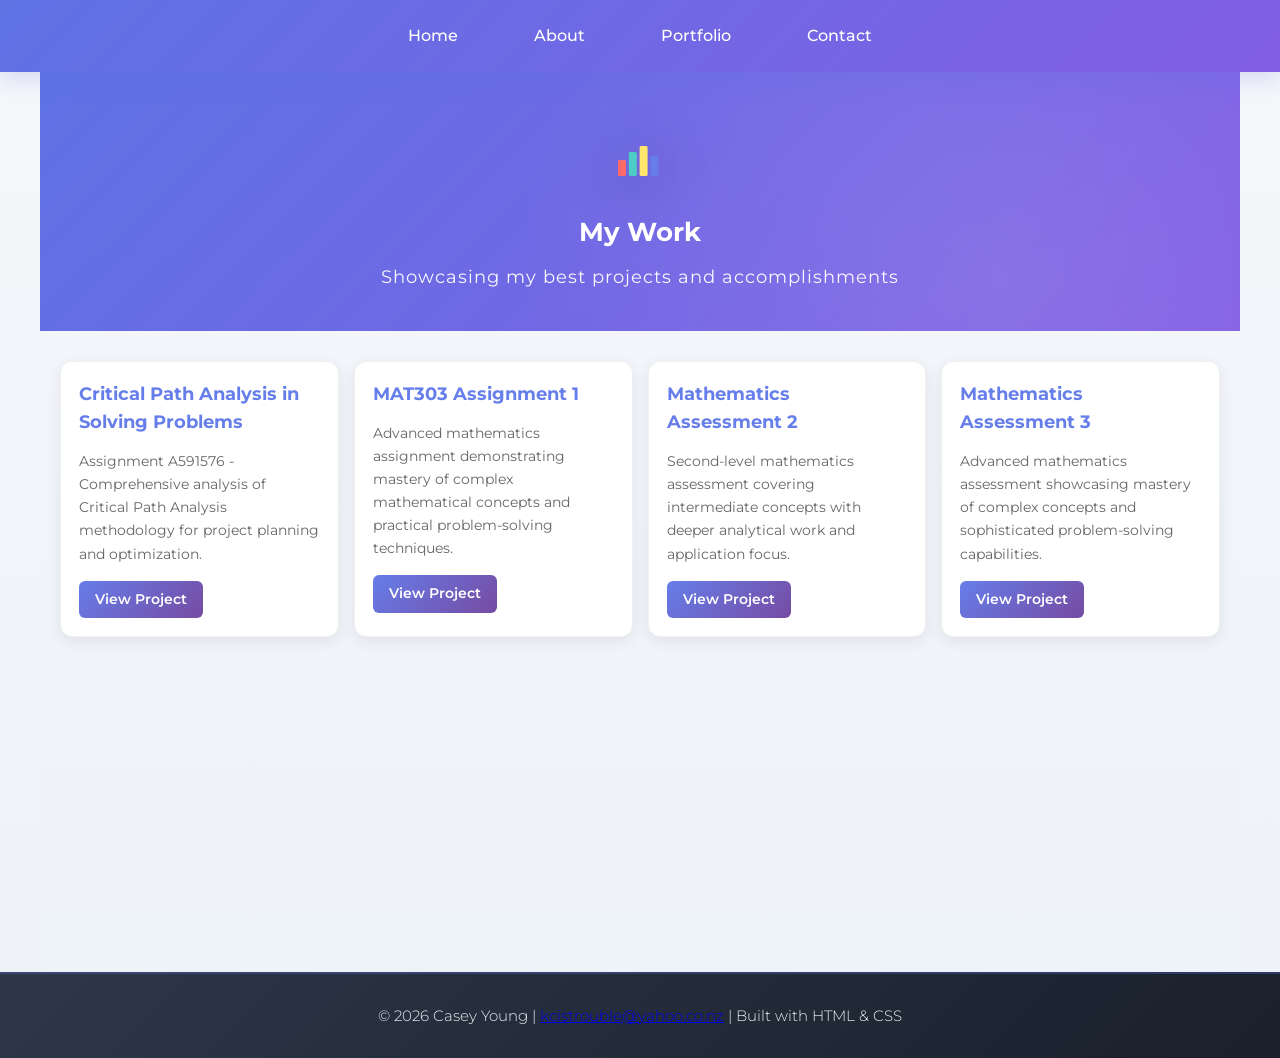
<file: portfolio.html>
<!DOCTYPE html>
<html lang="en">
<head>
    <meta charset="UTF-8">
    <title>Portfolio | Casey Young</title>
    <link rel="stylesheet" href="css/style.css">
</head>
<body>
    <header>
        <nav>
            <ul>
                <li><a href="index.html">Home</a></li>
                <li><a href="about.html">About</a></li>
                <li><a href="portfolio.html">Portfolio</a></li>
                <li><a href="contact.html">Contact</a></li>
            </ul>
        </nav>
    </header>

    <main class="portfolio-main">
        <div class="portfolio-hero">
            <svg class="portfolio-page-icon" viewBox="0 0 200 200" xmlns="http://www.w3.org/2000/svg">
                <!-- Colorful Projects/Chart icon -->
                <defs>
                    <linearGradient id="portfolioGrad" x1="0%" y1="0%" x2="100%" y2="100%">
                    <stop offset="0%" style="stop-color:#5e72e4;stop-opacity:1" />
                    <stop offset="100%" style="stop-color:#825ee4;stop-opacity:1" />
                    </linearGradient>
                </defs>
                <rect x="30" y="40" width="140" height="120" rx="12" fill="url(#portfolioGrad)" opacity="0.15" stroke="url(#portfolioGrad)" stroke-width="2.5"/>
                <line x1="30" y1="160" x2="170" y2="160" stroke="url(#portfolioGrad)" stroke-width="2.5" stroke-linecap="round"/>
                <line x1="30" y1="160" x2="30" y2="40" stroke="url(#portfolioGrad)" stroke-width="2.5" stroke-linecap="round"/>
                <rect x="45" y="120" width="20" height="40" fill="#ff6b6b" rx="4"/>
                <rect x="72" y="100" width="20" height="60" fill="#4ecdc4" rx="4"/>
                <rect x="99" y="85" width="20" height="75" fill="#ffe66d" rx="4"/>
                <rect x="126" y="110" width="20" height="50" fill="#667eea" rx="4"/>
            </svg>
            <h1>My Work</h1>
            <p class="portfolio-intro">Showcasing my best projects and accomplishments</p>
        </div>
        <section class="projects">
            <article class="project">
                <h2>Critical Path Analysis in Solving Problems</h2>
                <p>Assignment A591576 - Comprehensive analysis of Critical Path Analysis methodology for project planning and optimization.</p>
                <a href="cpa-analysis.html">View Project</a>
            </article>
            <article class="project">
                <h2>MAT303 Assignment 1</h2>
                <p>Advanced mathematics assignment demonstrating mastery of complex mathematical concepts and practical problem-solving techniques.</p>
                <a href="mat303-assignment.html">View Project</a>
            </article>
            <article class="project">
                <h2>Mathematics Assessment 2</h2>
                <p>Second-level mathematics assessment covering intermediate concepts with deeper analytical work and application focus.</p>
                <a href="maths-assignment-2.html">View Project</a>
            </article>
            <article class="project">
                <h2>Mathematics Assessment 3</h2>
                <p>Advanced mathematics assessment showcasing mastery of complex concepts and sophisticated problem-solving capabilities.</p>
                <a href="maths-assessment-3.html">View Project</a>
            </article>
        </section>
    </main>

    <footer>© 2026 Casey Young | <a href="mailto:kcistrouble@yahoo.co.nz">kcistrouble@yahoo.co.nz</a> | Built with HTML & CSS</footer>
</body>
</html>
</file>
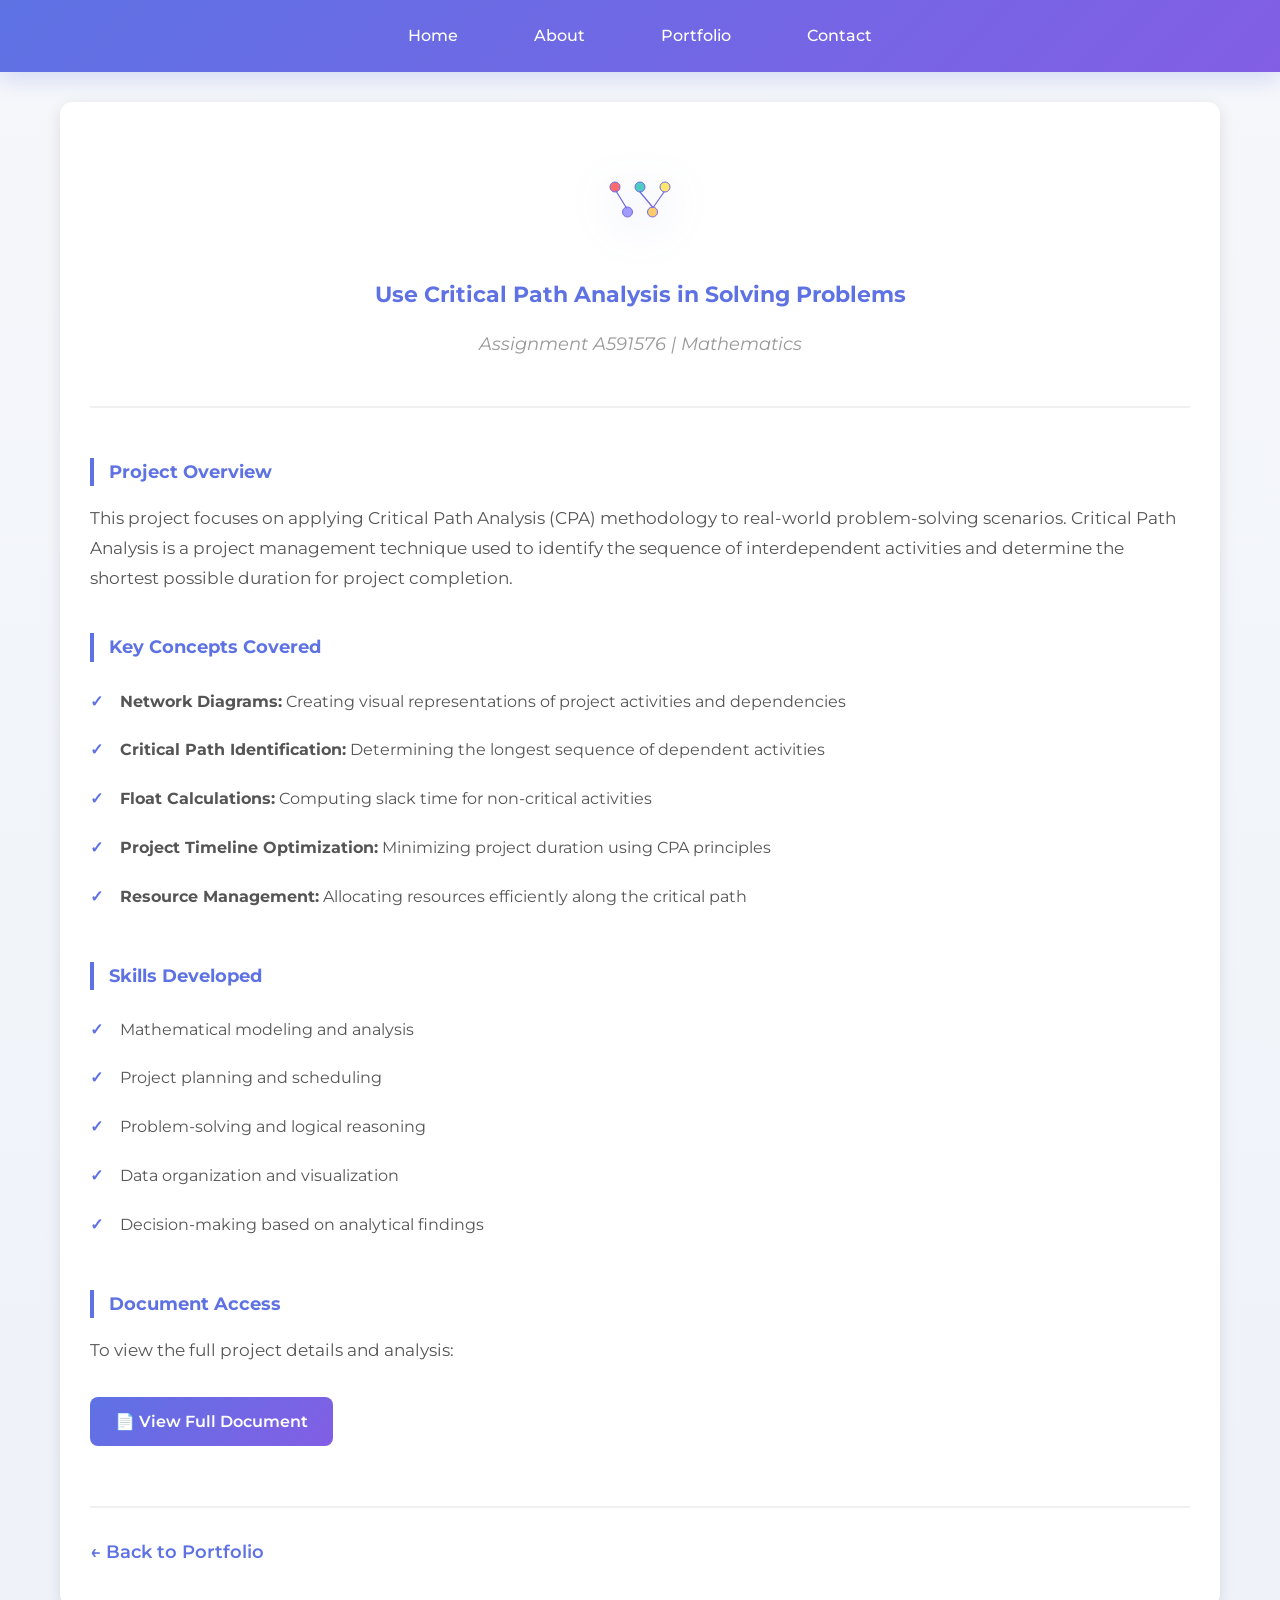
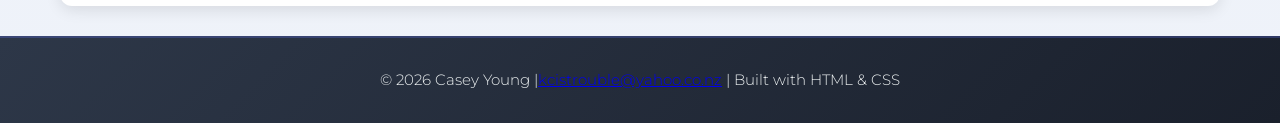
<file: my-portfolio/cpa-analysis.html>
<!DOCTYPE html>
<html lang="en">
<head>
    <meta charset="UTF-8">
    <title>Critical Path Analysis Project | Casey Young</title>
    <link rel="stylesheet" href="css/style.css">
</head>
<body>
    <header>
        <nav>
            <ul>
                <li><a href="index.html">Home</a></li>
                <li><a href="about.html">About</a></li>
                <li><a href="portfolio.html">Portfolio</a></li>
                <li><a href="contact.html">Contact</a></li>
            </ul>
        </nav>
    </header>

    <main>
        <section class="project-detail">
            <div class="project-header">
                <svg class="page-icon" viewBox="0 0 200 200" xmlns="http://www.w3.org/2000/svg">
                    <!-- Colorful Network/Timeline icon -->
                    <defs>
                        <linearGradient id="networkGrad" x1="0%" y1="0%" x2="100%" y2="100%">
                            <stop offset="0%" style="stop-color:#5e72e4;stop-opacity:1" />
                            <stop offset="100%" style="stop-color:#825ee4;stop-opacity:1" />
                        </linearGradient>
                    </defs>
                    <circle cx="50" cy="60" r="10" fill="#ff6b6b" stroke="url(#networkGrad)" stroke-width="2"/>
                    <circle cx="100" cy="60" r="10" fill="#4ecdc4" stroke="url(#networkGrad)" stroke-width="2"/>
                    <circle cx="150" cy="60" r="10" fill="#ffe66d" stroke="url(#networkGrad)" stroke-width="2"/>
                    <circle cx="75" cy="110" r="10" fill="#a29bfe" stroke="url(#networkGrad)" stroke-width="2"/>
                    <circle cx="125" cy="110" r="10" fill="#fdcb6e" stroke="url(#networkGrad)" stroke-width="2"/>
                    <line x1="57" y1="65" x2="93" y2="65" stroke="url(#networkGrad)" stroke-width="2.5" stroke-linecap="round"/>
                    <line x1="107" y1="65" x2="143" y2="65" stroke="url(#networkGrad)" stroke-width="2.5" stroke-linecap="round"/>
                    <line x1="52" y1="68" x2="73" y2="102" stroke="url(#networkGrad)" stroke-width="2.5" stroke-linecap="round"/>
                    <line x1="100" y1="70" x2="125" y2="100" stroke="url(#networkGrad)" stroke-width="2.5" stroke-linecap="round"/>
                    <line x1="148" y1="70" x2="127" y2="100" stroke="url(#networkGrad)" stroke-width="2.5" stroke-linecap="round"/>
                    <line x1="81" y1="118" x2="119" y2="118" stroke="url(#networkGrad)" stroke-width="2.5" stroke-dasharray="5" stroke-linecap="round"/>
                </svg>
                <h1>Use Critical Path Analysis in Solving Problems</h1>
                <p class="project-meta">Assignment A591576 | Mathematics</p>
            </div>

            <div class="project-content">
                <section class="project-section">
                    <h2>Project Overview</h2>
                    <p>This project focuses on applying Critical Path Analysis (CPA) methodology to real-world problem-solving scenarios. Critical Path Analysis is a project management technique used to identify the sequence of interdependent activities and determine the shortest possible duration for project completion.</p>
                </section>

                <section class="project-section">
                    <h2>Key Concepts Covered</h2>
                    <ul>
                        <li><strong>Network Diagrams:</strong> Creating visual representations of project activities and dependencies</li>
                        <li><strong>Critical Path Identification:</strong> Determining the longest sequence of dependent activities</li>
                        <li><strong>Float Calculations:</strong> Computing slack time for non-critical activities</li>
                        <li><strong>Project Timeline Optimization:</strong> Minimizing project duration using CPA principles</li>
                        <li><strong>Resource Management:</strong> Allocating resources efficiently along the critical path</li>
                    </ul>
                </section>

                <section class="project-section">
                    <h2>Skills Developed</h2>
                    <ul>
                        <li>Mathematical modeling and analysis</li>
                        <li>Project planning and scheduling</li>
                        <li>Problem-solving and logical reasoning</li>
                        <li>Data organization and visualization</li>
                        <li>Decision-making based on analytical findings</li>
                    </ul>
                </section>

                <section class="project-section">
                    <h2>Document Access</h2>
                    <p>To view the full project details and analysis:</p>
                    <a href="file:///c:/digital%20skills/Documents/MATHMATICS/A591576%20Use%20Critical%20Path%20Analysis%20in%20Solving%20Problems.docx" class="project-link" target="_blank">📄 View Full Document</a>
                </section>

                <div class="back-link">
                    <a href="portfolio.html">← Back to Portfolio</a>
                </div>
            </div>
        </section>
    </main>

    <footer>© 2026 Casey Young |<a href="mailto:kcistrouble@yahoo.co.nz">kcistrouble@yahoo.co.nz</a> | Built with HTML & CSS</footer>
</body>
</html>
</file>
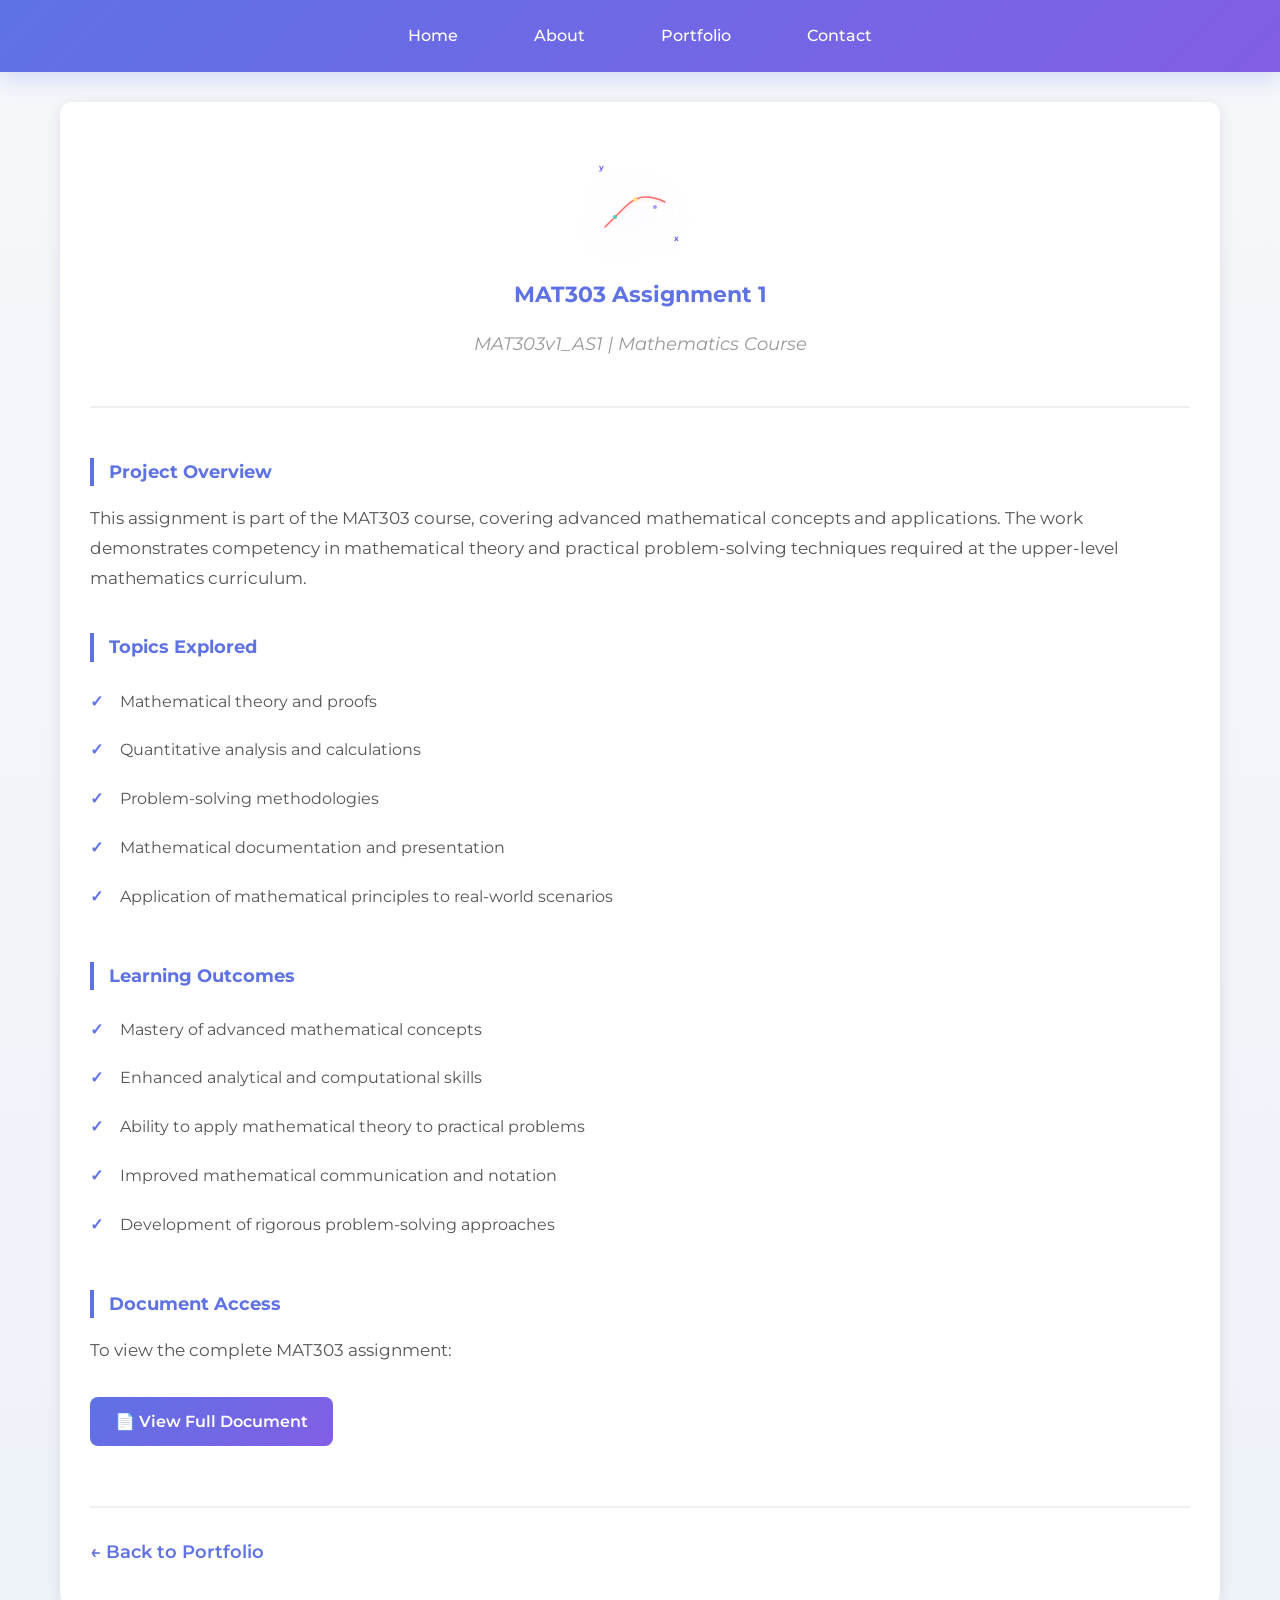
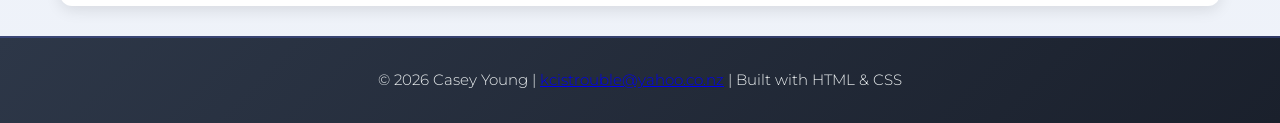
<file: my-portfolio/mat303-assignment.html>
<!DOCTYPE html>
<html lang="en">
<head>
    <meta charset="UTF-8">
    <title>MAT303 Assignment | Casey Young</title>
    <link rel="stylesheet" href="css/style.css">
</head>
<body>
    <header>
        <nav>
            <ul>
                <li><a href="index.html">Home</a></li>
                <li><a href="about.html">About</a></li>
                <li><a href="portfolio.html">Portfolio</a></li>
                <li><a href="contact.html">Contact</a></li>
            </ul>
        </nav>
    </header>

    <main>
        <section class="project-detail">
            <div class="project-header">
                <svg class="page-icon" viewBox="0 0 200 200" xmlns="http://www.w3.org/2000/svg">
                    <!-- Colorful Mathematical function/graph icon -->
                    <defs>
                        <linearGradient id="mathGrad" x1="0%" y1="0%" x2="100%" y2="100%">
                            <stop offset="0%" style="stop-color:#5e72e4;stop-opacity:1" />
                            <stop offset="100%" style="stop-color:#825ee4;stop-opacity:1" />
                        </linearGradient>
                    </defs>
                    <line x1="30" y1="150" x2="170" y2="150" stroke="url(#mathGrad)" stroke-width="2.5" stroke-linecap="round"/>
                    <line x1="30" y1="150" x2="30" y2="30" stroke="url(#mathGrad)" stroke-width="2.5" stroke-linecap="round"/>
                    <text x="18" y="25" font-size="16" font-weight="bold" fill="url(#mathGrad)">y</text>
                    <text x="168" y="168" font-size="16" font-weight="bold" fill="url(#mathGrad)">x</text>
                    <path d="M 30 140 Q 50 120 70 100 T 110 80 T 150 90" fill="none" stroke="#ff6b6b" stroke-width="3" stroke-linecap="round" filter="drop-shadow(0 2px 4px rgba(255,107,107,0.3))"/>
                    <circle cx="50" cy="120" r="4" fill="#4ecdc4"/>
                    <circle cx="90" cy="85" r="4" fill="#ffe66d"/>
                    <circle cx="130" cy="100" r="4" fill="#a29bfe"/>
                </svg>
                <h1>MAT303 Assignment 1</h1>
                <p class="project-meta">MAT303v1_AS1 | Mathematics Course</p>
            </div>

            <div class="project-content">
                <section class="project-section">
                    <h2>Project Overview</h2>
                    <p>This assignment is part of the MAT303 course, covering advanced mathematical concepts and applications. The work demonstrates competency in mathematical theory and practical problem-solving techniques required at the upper-level mathematics curriculum.</p>
                </section>

                <section class="project-section">
                    <h2>Topics Explored</h2>
                    <ul>
                        <li>Mathematical theory and proofs</li>
                        <li>Quantitative analysis and calculations</li>
                        <li>Problem-solving methodologies</li>
                        <li>Mathematical documentation and presentation</li>
                        <li>Application of mathematical principles to real-world scenarios</li>
                    </ul>
                </section>

                <section class="project-section">
                    <h2>Learning Outcomes</h2>
                    <ul>
                        <li>Mastery of advanced mathematical concepts</li>
                        <li>Enhanced analytical and computational skills</li>
                        <li>Ability to apply mathematical theory to practical problems</li>
                        <li>Improved mathematical communication and notation</li>
                        <li>Development of rigorous problem-solving approaches</li>
                    </ul>
                </section>

                <section class="project-section">
                    <h2>Document Access</h2>
                    <p>To view the complete MAT303 assignment:</p>
                    <a href="file:///c:/digital%20skills/Documents/MATHMATICS/MAT303v1_AS1.docx" class="project-link" target="_blank">📄 View Full Document</a>
                </section>

                <div class="back-link">
                    <a href="portfolio.html">← Back to Portfolio</a>
                </div>
            </div>
        </section>
    </main>

    <footer>© 2026 Casey Young | <a href="mailto:kcistrouble@yahoo.co.nz">kcistrouble@yahoo.co.nz</a> | Built with HTML & CSS</footer>
</body>
</html>
</file>
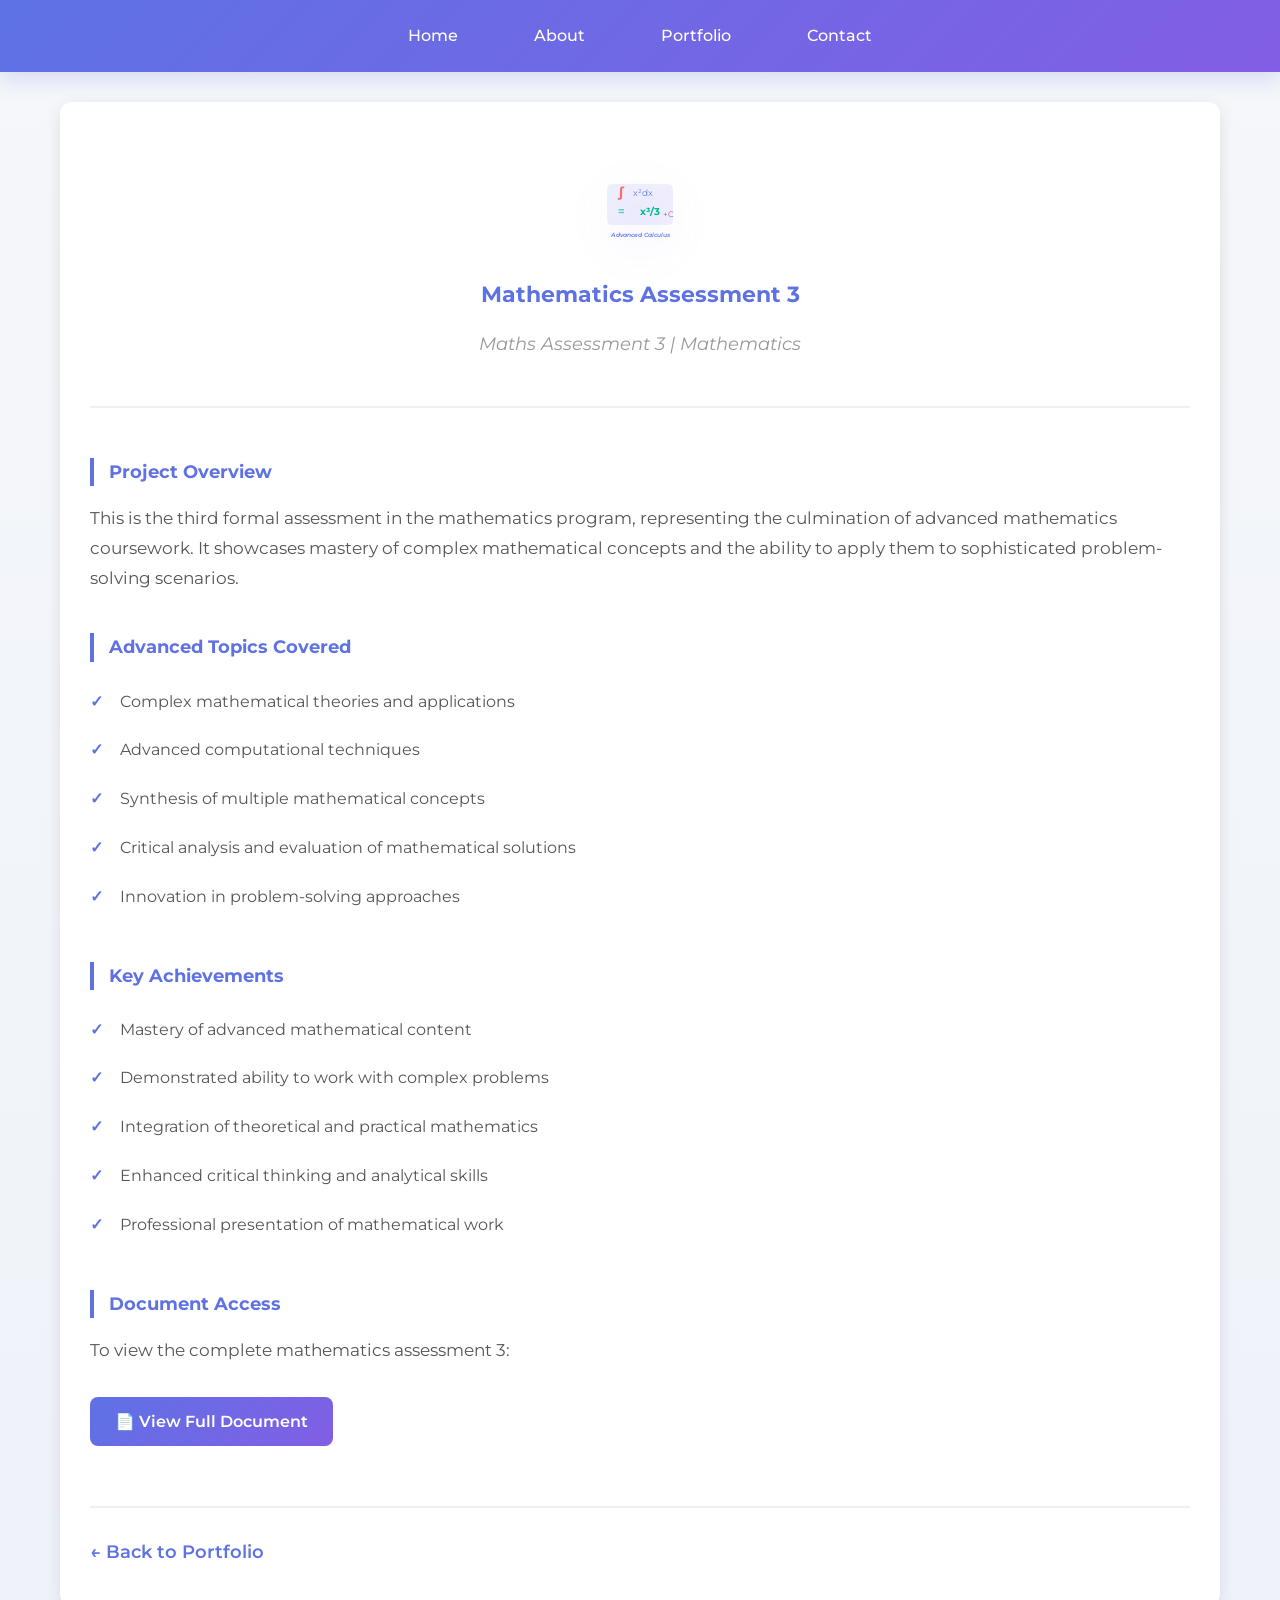
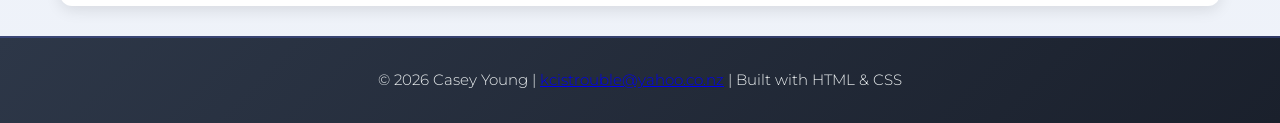
<file: my-portfolio/maths-assessment-3.html>
<!DOCTYPE html>
<html lang="en">
<head>
    <meta charset="UTF-8">
    <title>Mathematics Assessment 3 | Casey Young</title>
    <link rel="stylesheet" href="css/style.css">
</head>
<body>
    <header>
        <nav>
            <ul>
                <li><a href="index.html">Home</a></li>
                <li><a href="about.html">About</a></li>
                <li><a href="portfolio.html">Portfolio</a></li>
                <li><a href="contact.html">Contact</a></li>
            </ul>
        </nav>
    </header>

    <main>
        <section class="project-detail">
            <div class="project-header">
                <svg class="page-icon" viewBox="0 0 200 200" xmlns="http://www.w3.org/2000/svg">
                    <!-- Colorful Complex math/equations icon -->
                    <defs>
                        <linearGradient id="calcGrad" x1="0%" y1="0%" x2="100%" y2="100%">
                            <stop offset="0%" style="stop-color:#5e72e4;stop-opacity:1" />
                            <stop offset="100%" style="stop-color:#825ee4;stop-opacity:1" />
                        </linearGradient>
                    </defs>
                    <rect x="35" y="55" width="130" height="80" rx="8" fill="url(#calcGrad)" opacity="0.1" stroke="url(#calcGrad)" stroke-width="2"/>
                    <text x="55" y="80" font-size="28" font-weight="bold" fill="#ff6b6b">∫</text>
                    <text x="85" y="78" font-size="18" fill="#667eea">x²dx</text>
                    <text x="55" y="115" font-size="22" fill="#4ecdc4" font-weight="bold">=</text>
                    <text x="100" y="115" font-size="20" fill="#00b894" font-weight="bold">x³/3</text>
                    <text x="145" y="120" font-size="16" fill="#9b59b6">+C</text>
                    <line x1="40" y1="135" x2="160" y2="135" stroke="url(#calcGrad)" stroke-width="1.5" stroke-dasharray="4" stroke-linecap="round"/>
                    <text x="100" y="160" font-size="12" text-anchor="middle" fill="#667eea" font-style="italic" font-weight="600">Advanced Calculus</text>
                </svg>
                <h1>Mathematics Assessment 3</h1>
                <p class="project-meta">Maths Assessment 3 | Mathematics</p>
            </div>

            <div class="project-content">
                <section class="project-section">
                    <h2>Project Overview</h2>
                    <p>This is the third formal assessment in the mathematics program, representing the culmination of advanced mathematics coursework. It showcases mastery of complex mathematical concepts and the ability to apply them to sophisticated problem-solving scenarios.</p>
                </section>

                <section class="project-section">
                    <h2>Advanced Topics Covered</h2>
                    <ul>
                        <li>Complex mathematical theories and applications</li>
                        <li>Advanced computational techniques</li>
                        <li>Synthesis of multiple mathematical concepts</li>
                        <li>Critical analysis and evaluation of mathematical solutions</li>
                        <li>Innovation in problem-solving approaches</li>
                    </ul>
                </section>

                <section class="project-section">
                    <h2>Key Achievements</h2>
                    <ul>
                        <li>Mastery of advanced mathematical content</li>
                        <li>Demonstrated ability to work with complex problems</li>
                        <li>Integration of theoretical and practical mathematics</li>
                        <li>Enhanced critical thinking and analytical skills</li>
                        <li>Professional presentation of mathematical work</li>
                    </ul>
                </section>

                <section class="project-section">
                    <h2>Document Access</h2>
                    <p>To view the complete mathematics assessment 3:</p>
                    <a href="file:///c:/digital%20skills/Documents/MATHMATICS/maths%20assessment%203.docx" class="project-link" target="_blank">📄 View Full Document</a>
                </section>

                <div class="back-link">
                    <a href="portfolio.html">← Back to Portfolio</a>
                </div>
            </div>
        </section>
    </main>

    <footer>© 2026 Casey Young | <a href="mailto:kcistrouble@yahoo.co.nz">kcistrouble@yahoo.co.nz</a> | Built with HTML & CSS</footer>
</body>
</html>
</file>
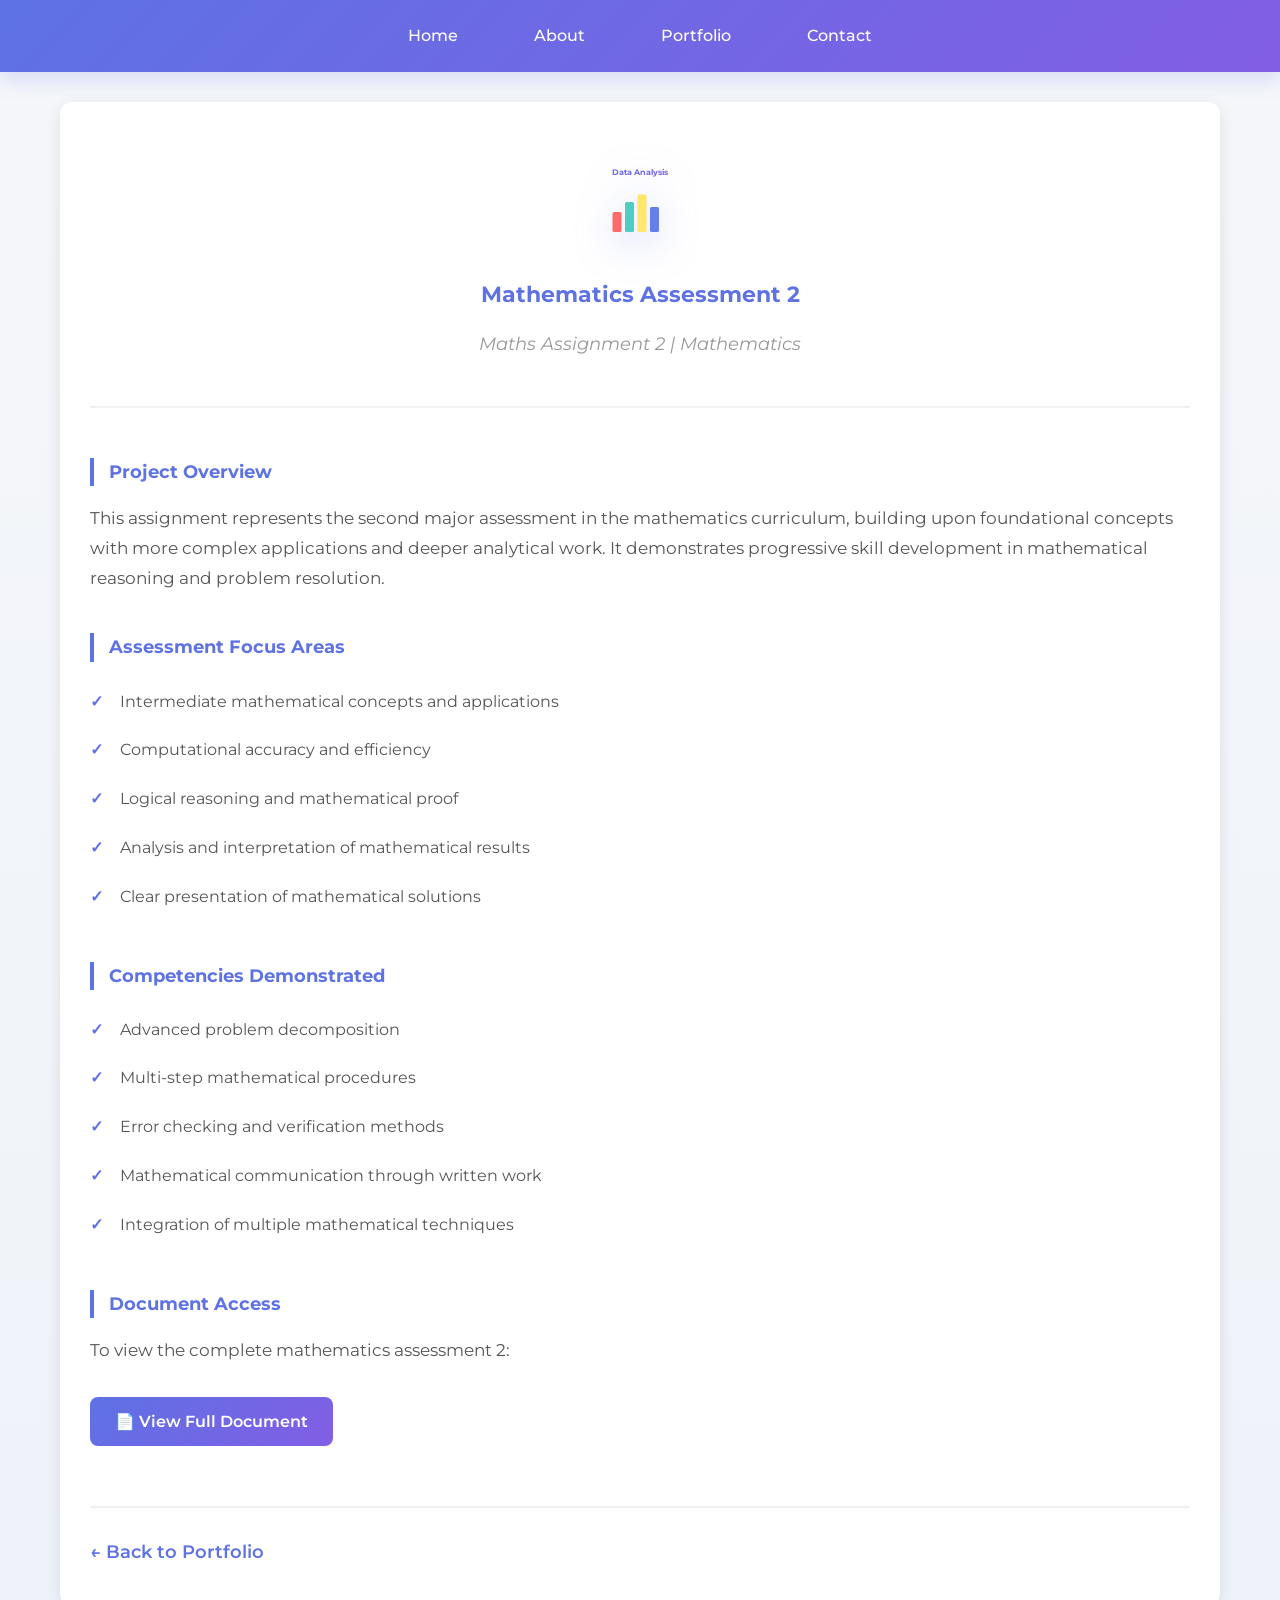
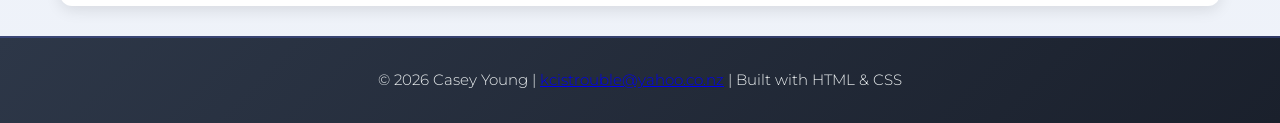
<file: my-portfolio/maths-assignment-2.html>
<!DOCTYPE html>
<html lang="en">
<head>
    <meta charset="UTF-8">
    <title>Mathematics Assignment 2 | Casey Young</title>
    <link rel="stylesheet" href="css/style.css">
</head>
<body>
    <header>
        <nav>
            <ul>
                <li><a href="index.html">Home</a></li>
                <li><a href="about.html">About</a></li>
                <li><a href="portfolio.html">Portfolio</a></li>
                <li><a href="contact.html">Contact</a></li>
            </ul>
        </nav>
    </header>

    <main>
        <section class="project-detail">
            <div class="project-header">
                <svg class="page-icon" viewBox="0 0 200 200" xmlns="http://www.w3.org/2000/svg">
                    <!-- Colorful Data analysis/equations icon -->
                    <defs>
                        <linearGradient id="dataGrad" x1="0%" y1="0%" x2="100%" y2="100%">
                            <stop offset="0%" style="stop-color:#5e72e4;stop-opacity:1" />
                            <stop offset="100%" style="stop-color:#825ee4;stop-opacity:1" />
                        </linearGradient>
                    </defs>
                    <line x1="30" y1="150" x2="170" y2="150" stroke="url(#dataGrad)" stroke-width="2.5" stroke-linecap="round"/>
                    <line x1="30" y1="150" x2="30" y2="50" stroke="url(#dataGrad)" stroke-width="2.5" stroke-linecap="round"/>
                    <rect x="45" y="110" width="18" height="40" fill="#ff6b6b" rx="3"/>
                    <rect x="70" y="90" width="18" height="60" fill="#4ecdc4" rx="3"/>
                    <rect x="95" y="75" width="18" height="75" fill="#ffe66d" rx="3"/>
                    <rect x="120" y="100" width="18" height="50" fill="#667eea" rx="3"/>
                    <text x="100" y="35" font-size="16" text-anchor="middle" fill="url(#dataGrad)" font-weight="bold">Data Analysis</text>
                </svg>
                <h1>Mathematics Assessment 2</h1>
                <p class="project-meta">Maths Assignment 2 | Mathematics</p>
            </div>

            <div class="project-content">
                <section class="project-section">
                    <h2>Project Overview</h2>
                    <p>This assignment represents the second major assessment in the mathematics curriculum, building upon foundational concepts with more complex applications and deeper analytical work. It demonstrates progressive skill development in mathematical reasoning and problem resolution.</p>
                </section>

                <section class="project-section">
                    <h2>Assessment Focus Areas</h2>
                    <ul>
                        <li>Intermediate mathematical concepts and applications</li>
                        <li>Computational accuracy and efficiency</li>
                        <li>Logical reasoning and mathematical proof</li>
                        <li>Analysis and interpretation of mathematical results</li>
                        <li>Clear presentation of mathematical solutions</li>
                    </ul>
                </section>

                <section class="project-section">
                    <h2>Competencies Demonstrated</h2>
                    <ul>
                        <li>Advanced problem decomposition</li>
                        <li>Multi-step mathematical procedures</li>
                        <li>Error checking and verification methods</li>
                        <li>Mathematical communication through written work</li>
                        <li>Integration of multiple mathematical techniques</li>
                    </ul>
                </section>

                <section class="project-section">
                    <h2>Document Access</h2>
                    <p>To view the complete mathematics assessment 2:</p>
                    <a href="file:///c:/digital%20skills/Documents/MATHMATICS/maths%20ass2.docx" class="project-link" target="_blank">📄 View Full Document</a>
                </section>

                <div class="back-link">
                    <a href="portfolio.html">← Back to Portfolio</a>
                </div>
            </div>
        </section>
    </main>

    <footer>© 2026 Casey Young | <a href="mailto:kcistrouble@yahoo.co.nz">kcistrouble@yahoo.co.nz</a> | Built with HTML & CSS</footer>
</body>
</html>
</file>
<file: css/style.css>
@import url('https://fonts.googleapis.com/css2?family=Montserrat:wght@300;400;500;600;700&display=swap');

* {
    box-sizing: border-box;
}

body {
    font-family: 'Montserrat', sans-serif;
    margin: 0;
    padding: 0;
    background: linear-gradient(180deg, #f5f7fa 0%, #eef2f9 100%);
    color: #2d3748;
    line-height: 1.6;
}

header {
    background: linear-gradient(135deg, #5e72e4 0%, #825ee4 100%);
    color: #fff;
    padding: 15px 0;
    box-shadow: 0 8px 20px rgba(94, 114, 228, 0.2);
    position: sticky;
    top: 0;
    z-index: 100;
    backdrop-filter: blur(10px);
}

nav ul {
    list-style: none;
    padding: 0;
    text-align: center;
    margin: 0;
}

nav ul li {
    display: inline-block;
    margin: 0 20px;
}

nav ul li a {
    color: #fff;
    text-decoration: none;
    font-weight: 500;
    transition: all 0.3s ease;
    padding: 8px 16px;
    border-radius: 5px;
    display: inline-block;
}

nav ul li a:hover {
    background: rgba(255, 255, 255, 0.2);
    transform: translateY(-2px);
}

.hero {
    text-align: center;
    padding: 40px 20px;
    background: linear-gradient(135deg, #f5f7fa 0%, #eef2f9 100%);
    color: #2d3748;
    min-height: 80vh;
    display: flex;
    flex-direction: column;
    justify-content: center;
    align-items: center;
    animation: fadeIn 0.8s ease-in;
    position: relative;
    overflow: hidden;
}

.hero::before {
    content: '';
    position: absolute;
    top: 0;
    left: 0;
    right: 0;
    bottom: 0;
    background: radial-gradient(circle at 20% 50%, rgba(94, 114, 228, 0.05) 0%, transparent 50%),
                radial-gradient(circle at 80% 80%, rgba(130, 94, 228, 0.05) 0%, transparent 50%);
    pointer-events: none;
    z-index: 0;
}

.hero > * {
    position: relative;
    z-index: 1;
}

.hero-content {
    text-align: center;
    max-width: 600px;
}

.hero-illustration {
    animation: float 4s cubic-bezier(0.36, 0, 0.66, 1) infinite !important;
}

@keyframes fadeIn {
    from {
        opacity: 0;
        transform: translateY(20px);
    }
    to {
        opacity: 1;
        transform: translateY(0);
    }
}

.hero h1 {
    font-size: 1.6rem;
    margin: 10px 0 8px 0;
    font-weight: 700;
    animation: slideDown 0.8s ease-out;
}

.hero p {
    font-size: 1rem;
    margin-bottom: 20px;
    font-weight: 300;
    letter-spacing: 1px;
    animation: slideDown 0.8s ease-out 0.2s both;
}

@keyframes slideDown {
    from {
        opacity: 0;
        transform: translateY(-20px);
    }
    to {
        opacity: 1;
        transform: translateY(0);
    }
}

.profile-image {
    width: 120px;
    height: 120px;
    border-radius: 50%;
    object-fit: cover;
    margin: 0 auto 20px;
    display: block;
    box-shadow: 0 20px 50px rgba(0, 0, 0, 0.3);
    border: 5px solid rgba(255, 255, 255, 0.3);
    transition: transform 0.3s ease, box-shadow 0.3s ease;
    animation: slideDown 0.8s ease-out 0.1s both;
}

.profile-image:hover {
    transform: scale(1.05);
    box-shadow: 0 25px 60px rgba(0, 0, 0, 0.4);
}

.cta-button {
    display: inline-block;
    padding: 16px 40px;
    background: linear-gradient(135deg, #5e72e4 0%, #825ee4 100%);
    color: #fff;
    text-decoration: none;
    border-radius: 12px;
    transition: all 0.3s ease;
    font-weight: 700;
    font-size: 1.1rem;
    letter-spacing: 0.5px;
    box-shadow: 0 8px 20px rgba(94, 114, 228, 0.25);
    animation: slideDown 0.8s ease-out 0.3s both;
    border: 2px solid transparent;
}

.cta-button:hover {
    background: linear-gradient(135deg, #6c82f7 0%, #9370ff 100%);
    transform: translateY(-4px);
    box-shadow: 0 16px 40px rgba(94, 114, 228, 0.4);
    color: #fff;
}

footer {
    text-align: center;
    padding: 30px 20px;
    background: linear-gradient(135deg, #2d3748 0%, #1a202c 100%);
    color: #ecf0f1;
    position: relative;
    bottom: 0;
    width: 100%;
    font-size: 0.95rem;
    font-weight: 300;
    border-top: 2px solid rgba(94, 114, 228, 0.3);
}

@media (max-width: 768px) {
    .hero {
        padding: 60px 20px;
        min-height: auto;
    }
    
    .hero h1 {
        font-size: 1.8rem;
    }
    
    .hero p {
        font-size: 1rem;
    }
    
    nav ul li {
        display: block;
        margin: 10px 0;
    }
}

/* Contact Page Styles */
.contact-main {
    padding: 40px 20px;
    background: linear-gradient(180deg, #f5f7fa 0%, #eef2f9 100%);
    min-height: calc(100vh - 200px);
}

.contact-header {
    text-align: center;
    margin-bottom: 30px;
    animation: fadeIn 0.8s ease-in;
}

.contact-header h1 {
    font-size: 1.5rem;
    color: #2c3e50;
    margin: 0 0 10px 0;
    font-weight: 700;
}

.contact-header p {
    font-size: 1.1rem;
    color: #555;
    max-width: 600px;
    margin: 0 auto;
    line-height: 1.8;
}

.contact-container {
    max-width: 900px;
    margin: 0 auto;
    display: flex;
    flex-direction: column;
    gap: 25px;
}

.contact-form-section {
    background: white;
    padding: 30px;
    border-radius: 12px;
    box-shadow: 0 10px 30px rgba(0, 0, 0, 0.1);
    animation: slideDown 0.8s ease-out 0.1s both;
}

.contact-form-section h2 {
    color: #2c3e50;
    font-size: 1.1rem;
    margin-top: 0;
    margin-bottom: 20px;
}

.form-group {
    margin-bottom: 25px;
}

.form-group label {
    display: block;
    margin-bottom: 8px;
    color: #2c3e50;
    font-weight: 600;
    font-size: 0.95rem;
}

.form-group input,
.form-group textarea {
    width: 100%;
    padding: 12px 15px;
    border: 2px solid #e0e0e0;
    border-radius: 8px;
    font-family: 'Montserrat', sans-serif;
    font-size: 0.95rem;
    transition: all 0.3s ease;
    box-sizing: border-box;
}

.form-group input:focus,
.form-group textarea:focus {
    outline: none;
    border-color: #5e72e4;
    box-shadow: 0 0 0 3px rgba(94, 114, 228, 0.1);
    transform: translateY(-2px);
}

.form-group input::placeholder,
.form-group textarea::placeholder {
    color: #999;
}

.submit-btn {
    width: 100%;
    padding: 14px 20px;
    background: linear-gradient(135deg, #5e72e4 0%, #825ee4 100%);
    color: white;
    border: none;
    border-radius: 8px;
    font-size: 1rem;
    font-weight: 600;
    cursor: pointer;
    transition: all 0.3s ease;
    margin-top: 10px;
}

.submit-btn:hover {
    transform: translateY(-3px);
    box-shadow: 0 10px 25px rgba(94, 114, 228, 0.4);
}

.submit-btn:active {
    transform: translateY(-1px);
}

.contact-social-section {
    background: white;
    padding: 30px;
    border-radius: 12px;
    box-shadow: 0 10px 30px rgba(0, 0, 0, 0.1);
    animation: slideDown 0.8s ease-out 0.2s both;
}

.contact-social-section h2 {
    color: #2c3e50;
    font-size: 1.1rem;
    margin-top: 0;
    margin-bottom: 10px;
}

.contact-social-section p {
    color: #666;
    margin-bottom: 30px;
    font-size: 1rem;
}

.social-links {
    list-style: none;
    padding: 0;
    margin: 0;
    display: flex;
    flex-direction: row;
    gap: 15px;
    flex-wrap: wrap;
    justify-content: center;
}

.social-link {
    display: inline-flex;
    align-items: center;
    justify-content: center;
    padding: 10px 25px;
    background: linear-gradient(135deg, #5e72e4 0%, #825ee4 100%);
    color: white;
    text-decoration: none;
    border-radius: 8px;
    font-weight: 600;
    transition: all 0.3s ease;
    text-align: center;
    flex: 1;
    min-width: 120px;
    max-width: 150px;
}

.social-link:hover {
    transform: translateY(-5px);
    box-shadow: 0 10px 25px rgba(94, 114, 228, 0.4);
}

.social-link.linkedin {
    background: linear-gradient(135deg, #0077b5 0%, #005885 100%);
}

.social-link.linkedin:hover {
    box-shadow: 0 10px 25px rgba(0, 119, 181, 0.4);
}

.social-link.github {
    background: linear-gradient(135deg, #333 0%, #1a1a1a 100%);
}

.social-link.github:hover {
    box-shadow: 0 10px 25px rgba(51, 51, 51, 0.4);
}

.social-link.email {
    background: linear-gradient(135deg, #ea4335 0%, #c5221f 100%);
}

.social-link.email:hover {
    box-shadow: 0 10px 25px rgba(234, 67, 53, 0.4);
}

@media (max-width: 768px) {
    .contact-container {
        grid-template-columns: 1fr;
        gap: 30px;
    }
    
    .contact-header h1 {
        font-size: 1.5rem;
    }
    
    .contact-form-section,
    .contact-social-section {
        padding: 30px 20px;
    }
}

/* Project Detail Page Styles */
main {
    max-width: 1200px;
    margin: 0 auto;
    padding: 30px 20px;
}

.projects {
    display: grid;
    grid-template-columns: repeat(auto-fit, minmax(300px, 1fr));
    gap: 30px;
    margin-top: 40px;
}

.project {
    background: white;
    border-radius: 12px;
    padding: 25px;
    box-shadow: 0 4px 15px rgba(0, 0, 0, 0.1);
    transition: all 0.3s ease;
}

.project:hover {
    transform: translateY(-8px);
    box-shadow: 0 8px 25px rgba(0, 0, 0, 0.15);
}

.project h2 {
    color: #5e72e4;
    margin-top: 0;
    font-size: 1.2rem;
}

.project p {
    color: #666;
    line-height: 1.6;
    margin-bottom: 20px;
}

.project a {
    display: inline-block;
    padding: 10px 20px;
    background: linear-gradient(135deg, #5e72e4 0%, #825ee4 100%);
    color: white;
    text-decoration: none;
    border-radius: 6px;
    transition: all 0.3s ease;
    font-weight: 600;
}

.project a:hover {
    transform: translateY(-3px);
    box-shadow: 0 6px 15px rgba(94, 114, 228, 0.4);
}

.project-detail {
    background: white;
    border-radius: 12px;
    padding: 40px 30px;
    box-shadow: 0 4px 15px rgba(0, 0, 0, 0.1);
}

.project-header {
    text-align: center;
    margin-bottom: 50px;
    padding-bottom: 30px;
    border-bottom: 2px solid #f0f0f0;
}

.project-header h1 {
    color: #5e72e4;
    font-size: 1.4rem;
    margin: 0 0 8px 0;
}

.project-meta {
    color: #999;
    font-size: 1.1rem;
    font-style: italic;
}

.project-content {
    color: #2c3e50;
}

.project-section {
    margin-bottom: 40px;
}

.project-section h2 {
    color: #5e72e4;
    font-size: 1.1rem;
    margin-bottom: 15px;
    border-left: 4px solid #5e72e4;
    padding-left: 15px;
}

.project-section p {
    line-height: 1.8;
    color: #555;
    font-size: 1.05rem;
}

.project-section ul {
    list-style: none;
    padding: 0;
}

.project-section ul li {
    padding: 10px 0;
    padding-left: 30px;
    position: relative;
    line-height: 1.8;
    color: #555;
}

.project-section ul li:before {
    content: "✓";
    position: absolute;
    left: 0;
    color: #5e72e4;
    font-weight: bold;
}

.project-link {
    display: inline-block;
    padding: 12px 25px;
    background: linear-gradient(135deg, #5e72e4 0%, #825ee4 100%);
    color: white;
    text-decoration: none;
    border-radius: 8px;
    transition: all 0.3s ease;
    font-weight: 600;
    margin-top: 15px;
}

.project-link:hover {
    transform: translateY(-3px);
    box-shadow: 0 8px 20px rgba(94, 114, 228, 0.4);
}

.back-link {
    margin-top: 60px;
    padding-top: 30px;
    border-top: 2px solid #f0f0f0;
}

.back-link a {
    color: #5e72e4;
    text-decoration: none;
    font-weight: 600;
    transition: all 0.3s ease;
    font-size: 1.1rem;
}

.back-link a:hover {
    color: #825ee4;
    transform: translateX(-5px);
}

@media (max-width: 768px) {
    .project-detail {
        padding: 30px 20px;
    }
    
    .project-header h1 {
        font-size: 1.4rem;
    }
    
    .project-section h2 {
        font-size: 1.1rem;
    }
    
    .projects {
        grid-template-columns: 1fr;
    }
}

/* tighter rules for small phones */
@media (max-width: 480px) {
    .hero h1 { font-size: 1.4rem; }
    .hero p { font-size: 0.95rem; }
    .cta-button { padding: 12px 30px; font-size: 1rem; }

    nav ul li { margin: 8px 0; }

    .contact-form-section,
    .contact-social-section { padding: 20px 15px; }

    footer { font-size: 0.85rem; padding: 20px 10px; }
}

/* make images and svg responsive */
img, svg { max-width: 100%; height: auto; }

/* Page Icons Styling */
.page-icon {
    width: 80px;
    height: 80px;
    margin: 15px auto;
    display: block;
    filter: drop-shadow(0 12px 24px rgba(94, 114, 228, 0.35));
    animation: float 4s cubic-bezier(0.36, 0, 0.66, 1) infinite;
    transition: all 0.3s ease;
    max-width: 200px;
}

.page-icon:hover {
    animation: floatBounce 0.8s ease-in-out;
    filter: drop-shadow(0 16px 32px rgba(94, 114, 228, 0.5));
}

@keyframes float {
    0%, 100% {
        transform: translateY(0px) rotateZ(0deg);
    }
    25% {
        transform: translateY(-15px) rotateZ(1deg);
    }
    50% {
        transform: translateY(-18px) rotateZ(0deg);
    }
    75% {
        transform: translateY(-12px) rotateZ(-1deg);
    }
}

@keyframes floatBounce {
    0%, 100% {
        transform: translateY(-18px) scale(1);
    }
    50% {
        transform: translateY(-25px) scale(1.05);
    }
}

.hero .page-icon {
    width: 100px;
    height: 100px;
    margin: 15px auto;
    filter: drop-shadow(0 15px 30px rgba(255, 255, 255, 0.3));
}

.about-page-icon,
.portfolio-page-icon {
    width: 80px;
    height: 80px;
    filter: drop-shadow(0 12px 28px rgba(94, 114, 228, 0.4));
    max-width: 200px;
    margin-bottom: 20px;
}

.project-header {
    text-align: center;
    position: relative;
}

.project-header .page-icon {
    width: 100px;
    height: 100px;
    margin: 15px auto 20px;
    filter: drop-shadow(0 10px 20px rgba(94, 114, 228, 0.3));
}

/* About Page Styles */
.about-main {
    background: linear-gradient(180deg, #f5f7fa 0%, #eef2f9 100%);
    padding: 0;
    min-height: 100vh;
}

.about-hero {
    background: linear-gradient(135deg, #5e72e4 0%, #825ee4 100%);
    padding: 30px 20px;
    text-align: center;
    color: white;
    animation: fadeIn 0.8s ease-in;
    position: relative;
    overflow: hidden;
}

.about-hero::before {
    content: '';
    position: absolute;
    top: 0;
    left: 0;
    right: 0;
    bottom: 0;
    background: radial-gradient(circle at 20% 50%, rgba(255, 255, 255, 0.1) 0%, transparent 50%);
    pointer-events: none;
}

.about-hero > * {
    position: relative;
    z-index: 1;
}

.about-page-icon {
    width: 80px;
    height: 80px;
    margin: 0 auto 20px;
    display: block;
    filter: drop-shadow(0 10px 25px rgba(0, 0, 0, 0.2));
    animation: float 3s ease-in-out infinite;
}

.about-hero h1 {
    font-size: 1.6rem;
    margin: 10px 0 8px 0;
    font-weight: 700;
}

.about-intro {
    font-size: 1.1rem;
    margin: 10px 0 0 0;
    opacity: 0.95;
    letter-spacing: 1px;
}

.about-container {
    max-width: 1200px;
    margin: 0 auto;
    padding: 30px 20px;
}

.about-section,
.experience-section {
    margin-bottom: 30px;
}

.about-section h2,
.experience-section h2 {
    font-size: 1.1rem;
    color: #5e72e4;
    margin-bottom: 12px;
    position: relative;
    padding-bottom: 10px;
}

.about-section h2:after,
.experience-section h2:after {
    content: '';
    position: absolute;
    bottom: 0;
    left: 0;
    width: 60px;
    height: 4px;
    background: linear-gradient(135deg, #5e72e4 0%, #825ee4 100%);
    border-radius: 2px;
}

.about-section p,
.experience-section p {
    font-size: 1rem;
    line-height: 1.7;
    color: #555;
    margin-bottom: 15px;
}

.skills-section {
    margin-bottom: 60px;
}

.skills-section h2 {
    font-size: 1.2rem;
    color: #5e72e4;
    margin-bottom: 25px;
    position: relative;
    padding-bottom: 10px;
}

.skills-section h2:after {
    content: '';
    position: absolute;
    bottom: 0;
    left: 0;
    width: 60px;
    height: 4px;
    background: linear-gradient(135deg, #5e72e4 0%, #825ee4 100%);
    border-radius: 2px;
}

.skills-grid {
    display: grid;
    grid-template-columns: repeat(auto-fit, minmax(200px, 1fr));
    gap: 20px;
}

.skill-card {
    background: white;
    padding: 25px 20px;
    border-radius: 12px;
    text-align: center;
    box-shadow: 0 4px 15px rgba(0, 0, 0, 0.08);
    transition: all 0.3s ease;
    border-top: 4px solid transparent;
}

.skill-card:nth-child(1) {
    border-top-color: #667eea;
}

.skill-card:nth-child(2) {
    border-top-color: #f5576c;
}

.skill-card:nth-child(3) {
    border-top-color: #00f2fe;
}

.skill-card:nth-child(4) {
    border-top-color: #38f9d7;
}

.skill-card:hover {
    transform: translateY(-8px);
    box-shadow: 0 12px 30px rgba(0, 0, 0, 0.15);
}

.skill-icon {
    width: 60px;
    height: 60px;
    margin: 0 auto 15px;
    border-radius: 12px;
    display: flex;
    align-items: center;
    justify-content: center;
    font-size: 2rem;
    box-shadow: 0 4px 15px rgba(0, 0, 0, 0.15);
}

.skill-card h3 {
    font-size: 1.3rem;
    color: #2c3e50;
    margin: 15px 0 10px 0;
}

.skill-card p {
    color: #999;
    font-size: 0.95rem;
    margin: 0;
}

/* Portfolio Page Styles */
.portfolio-main {
    background: linear-gradient(180deg, #f5f7fa 0%, #eef2f9 100%);
    padding: 0;
    min-height: 100vh;
}

.portfolio-hero {
    background: linear-gradient(135deg, #5e72e4 0%, #825ee4 100%);
    padding: 40px 20px;
    text-align: center;
    color: white;
    animation: fadeIn 0.8s ease-in;
    position: relative;
    overflow: hidden;
}

.portfolio-hero::before {
    content: '';
    position: absolute;
    top: 0;
    left: 0;
    right: 0;
    bottom: 0;
    background: radial-gradient(circle at 80% 80%, rgba(255, 255, 255, 0.1) 0%, transparent 50%);
    pointer-events: none;
}

.portfolio-hero > * {
    position: relative;
    z-index: 1;
}

.portfolio-page-icon {
    width: 80px;
    height: 80px;
    margin: 0 auto 20px;
    display: block;
    filter: drop-shadow(0 10px 25px rgba(0, 0, 0, 0.2));
    animation: float 3s ease-in-out infinite;
}

.portfolio-hero h1 {
    font-size: 1.6rem;
    margin: 10px 0 8px 0;
    font-weight: 700;
}

.portfolio-intro {
    font-size: 1.1rem;
    margin: 10px 0 0 0;
    opacity: 0.95;
    letter-spacing: 1px;
}

.projects {
    max-width: 1400px;
    margin: 0 auto;
    padding: 30px 20px;
    display: grid;
    grid-template-columns: repeat(4, 1fr);
    gap: 15px;
}

.project {
    background: white;
    border-radius: 12px;
    padding: 18px;
    box-shadow: 0 4px 15px rgba(0, 0, 0, 0.08);
    transition: all 0.3s ease;
    border: 1px solid #f0f0f0;
    position: relative;
    overflow: hidden;
}

.project:before {
    content: '';
    position: absolute;
    top: 0;
    left: 0;
    right: 0;
    height: 4px;
    background: linear-gradient(135deg, #667eea 0%, #764ba2 100%);
    transform: scaleX(0);
    transform-origin: left;
    transition: transform 0.3s ease;
}

.project:hover:before {
    transform: scaleX(1);
}

.project:hover {
    transform: translateY(-10px);
    box-shadow: 0 12px 35px rgba(102, 126, 234, 0.25);
}

.project h2 {
    color: #667eea;
    margin-top: 0;
    font-size: 1.1rem;
    margin-bottom: 10px;
}

.project p {
    color: #666;
    line-height: 1.6;
    margin-bottom: 15px;
    font-size: 0.9rem;
}

.project a {
    display: inline-block;
    padding: 8px 16px;
    background: linear-gradient(135deg, #667eea 0%, #764ba2 100%);
    color: white;
    text-decoration: none;
    border-radius: 6px;
    transition: all 0.3s ease;
    font-weight: 600;
    font-size: 0.85rem;
}

.project a:hover {
    transform: translateY(-3px);
    box-shadow: 0 8px 20px rgba(102, 126, 234, 0.4);
}

@media (max-width: 768px) {
    .about-hero,
    .portfolio-hero {
        padding: 30px 15px;
    }
    
    .about-hero h1,
    .portfolio-hero h1 {
        font-size: 1.4rem;
    }
    
    .about-page-icon,
    .portfolio-page-icon {
        width: 80px;
        height: 80px;
    }
    
    .about-container,
    .projects {
        padding: 20px 15px;
    }
    
    .projects {
        grid-template-columns: repeat(2, 1fr);
        gap: 12px;
        padding: 20px 15px;
    }
    
    .about-section h2,
    .experience-section h2 {
        font-size: 1rem;
    }
    
    .about-section p,
    .experience-section p {
        font-size: 0.95rem;
    }
    
    .skills-section {
        margin-bottom: 20px;
    }
    
    .skills-grid {
        grid-template-columns: repeat(2, 1fr);
        gap: 12px;
    }
    
    .skill-card {
        padding: 16px 12px;
    }
    
    .contact-main {
        padding: 20px 15px;
    }
    
    .contact-header h1 {
        font-size: 1.3rem;
    }
    
    .contact-header p {
        font-size: 0.95rem;
    }
    
    .contact-container {
        max-width: 100%;
        gap: 20px;
    }
    
    .contact-form-section,
    .contact-social-section {
        padding: 20px 15px;
    }
    
    .form-group input,
    .form-group textarea {
        font-size: 0.9rem;
        padding: 10px 12px;
    }
    
    .social-link {
        padding: 8px 15px;
        font-size: 0.85rem;
    }
}

@media (max-width: 480px) {
    .about-hero h1,
    .portfolio-hero h1 {
        font-size: 1.2rem;
    }
    
    .about-page-icon,
    .portfolio-page-icon {
        width: 70px;
        height: 70px;
    }
    
    .about-intro,
    .portfolio-intro {
        font-size: 0.95rem;
    }
    
    .about-section h2,
    .experience-section h2 {
        font-size: 0.95rem;
    }
    
    .about-section p,
    .experience-section p {
        font-size: 0.9rem;
        line-height: 1.5;
    }
    
    .skills-grid {
        grid-template-columns: 1fr;
    }
    
    .skill-card {
        padding: 15px 12px;
    }
    
    .projects {
        grid-template-columns: 1fr;
        gap: 10px;
        padding: 15px 10px;
    }
    
    .project {
        padding: 15px;
    }
    
    .project h2 {
        font-size: 1rem;
        margin-bottom: 8px;
    }
    
    .project p {
        font-size: 0.85rem;
        margin-bottom: 12px;
    }
    
    .project a {
        padding: 6px 12px;
        font-size: 0.8rem;
    }
    
    .contact-header h1 {
        font-size: 1.2rem;
    }
    
    .contact-header p {
        font-size: 0.9rem;
    }
    
    .contact-form-section,
    .contact-social-section {
        padding: 15px 12px;
    }
    
    .form-group {
        margin-bottom: 18px;
    }
    
    .form-group label {
        font-size: 0.85rem;
    }
    
    .social-links {
        flex-direction: column;
    }
    
    .social-link {
        width: 100%;
        padding: 10px 15px;
        font-size: 0.9rem;
        max-width: none;
    }
}
</file>
<file: my-portfolio/css/style.css>
@import url('https://fonts.googleapis.com/css2?family=Montserrat:wght@300;400;500;600;700&display=swap');

* {
    box-sizing: border-box;
}

body {
    font-family: 'Montserrat', sans-serif;
    margin: 0;
    padding: 0;
    background: linear-gradient(180deg, #f5f7fa 0%, #eef2f9 100%);
    color: #2d3748;
    line-height: 1.6;
}

header {
    background: linear-gradient(135deg, #5e72e4 0%, #825ee4 100%);
    color: #fff;
    padding: 15px 0;
    box-shadow: 0 8px 20px rgba(94, 114, 228, 0.2);
    position: sticky;
    top: 0;
    z-index: 100;
    backdrop-filter: blur(10px);
}

nav ul {
    list-style: none;
    padding: 0;
    text-align: center;
    margin: 0;
}

nav ul li {
    display: inline-block;
    margin: 0 20px;
}

nav ul li a {
    color: #fff;
    text-decoration: none;
    font-weight: 500;
    transition: all 0.3s ease;
    padding: 8px 16px;
    border-radius: 5px;
    display: inline-block;
}

nav ul li a:hover {
    background: rgba(255, 255, 255, 0.2);
    transform: translateY(-2px);
}

.hero {
    text-align: center;
    padding: 40px 20px;
    background: linear-gradient(135deg, #f5f7fa 0%, #eef2f9 100%);
    color: #2d3748;
    min-height: 80vh;
    display: flex;
    flex-direction: column;
    justify-content: center;
    align-items: center;
    animation: fadeIn 0.8s ease-in;
    position: relative;
    overflow: hidden;
}

.hero::before {
    content: '';
    position: absolute;
    top: 0;
    left: 0;
    right: 0;
    bottom: 0;
    background: radial-gradient(circle at 20% 50%, rgba(94, 114, 228, 0.05) 0%, transparent 50%),
                radial-gradient(circle at 80% 80%, rgba(130, 94, 228, 0.05) 0%, transparent 50%);
    pointer-events: none;
    z-index: 0;
}

.hero > * {
    position: relative;
    z-index: 1;
}

.hero-content {
    text-align: center;
    max-width: 600px;
}

.hero-illustration {
    animation: float 4s cubic-bezier(0.36, 0, 0.66, 1) infinite !important;
}

@keyframes fadeIn {
    from {
        opacity: 0;
        transform: translateY(20px);
    }
    to {
        opacity: 1;
        transform: translateY(0);
    }
}

.hero h1 {
    font-size: 1.6rem;
    margin: 10px 0 8px 0;
    font-weight: 700;
    animation: slideDown 0.8s ease-out;
}

.hero p {
    font-size: 1rem;
    margin-bottom: 20px;
    font-weight: 300;
    letter-spacing: 1px;
    animation: slideDown 0.8s ease-out 0.2s both;
}

@keyframes slideDown {
    from {
        opacity: 0;
        transform: translateY(-20px);
    }
    to {
        opacity: 1;
        transform: translateY(0);
    }
}

.profile-image {
    width: 120px;
    height: 120px;
    border-radius: 50%;
    object-fit: cover;
    margin: 0 auto 20px;
    display: block;
    box-shadow: 0 20px 50px rgba(0, 0, 0, 0.3);
    border: 5px solid rgba(255, 255, 255, 0.3);
    transition: transform 0.3s ease, box-shadow 0.3s ease;
    animation: slideDown 0.8s ease-out 0.1s both;
}

.profile-image:hover {
    transform: scale(1.05);
    box-shadow: 0 25px 60px rgba(0, 0, 0, 0.4);
}

.cta-button {
    display: inline-block;
    padding: 16px 40px;
    background: linear-gradient(135deg, #5e72e4 0%, #825ee4 100%);
    color: #fff;
    text-decoration: none;
    border-radius: 12px;
    transition: all 0.3s ease;
    font-weight: 700;
    font-size: 1.1rem;
    letter-spacing: 0.5px;
    box-shadow: 0 8px 20px rgba(94, 114, 228, 0.25);
    animation: slideDown 0.8s ease-out 0.3s both;
    border: 2px solid transparent;
}

.cta-button:hover {
    background: linear-gradient(135deg, #6c82f7 0%, #9370ff 100%);
    transform: translateY(-4px);
    box-shadow: 0 16px 40px rgba(94, 114, 228, 0.4);
    color: #fff;
}

footer {
    text-align: center;
    padding: 30px 20px;
    background: linear-gradient(135deg, #2d3748 0%, #1a202c 100%);
    color: #ecf0f1;
    position: relative;
    bottom: 0;
    width: 100%;
    font-size: 0.95rem;
    font-weight: 300;
    border-top: 2px solid rgba(94, 114, 228, 0.3);
}

@media (max-width: 768px) {
    .hero {
        padding: 60px 20px;
        min-height: auto;
    }
    
    .hero h1 {
        font-size: 1.8rem;
    }
    
    .hero p {
        font-size: 1rem;
    }
    
    nav ul li {
        display: block;
        margin: 10px 0;
    }
}

/* Contact Page Styles */
.contact-main {
    padding: 40px 20px;
    background: linear-gradient(180deg, #f5f7fa 0%, #eef2f9 100%);
    min-height: calc(100vh - 200px);
}

.contact-header {
    text-align: center;
    margin-bottom: 30px;
    animation: fadeIn 0.8s ease-in;
}

.contact-header h1 {
    font-size: 1.5rem;
    color: #2c3e50;
    margin: 0 0 10px 0;
    font-weight: 700;
}

.contact-header p {
    font-size: 1.1rem;
    color: #555;
    max-width: 600px;
    margin: 0 auto;
    line-height: 1.8;
}

.contact-container {
    max-width: 900px;
    margin: 0 auto;
    display: flex;
    flex-direction: column;
    gap: 25px;
}

.contact-form-section {
    background: white;
    padding: 30px;
    border-radius: 12px;
    box-shadow: 0 10px 30px rgba(0, 0, 0, 0.1);
    animation: slideDown 0.8s ease-out 0.1s both;
}

.contact-form-section h2 {
    color: #2c3e50;
    font-size: 1.1rem;
    margin-top: 0;
    margin-bottom: 20px;
}

.form-group {
    margin-bottom: 25px;
}

.form-group label {
    display: block;
    margin-bottom: 8px;
    color: #2c3e50;
    font-weight: 600;
    font-size: 0.95rem;
}

.form-group input,
.form-group textarea {
    width: 100%;
    padding: 12px 15px;
    border: 2px solid #e0e0e0;
    border-radius: 8px;
    font-family: 'Montserrat', sans-serif;
    font-size: 0.95rem;
    transition: all 0.3s ease;
    box-sizing: border-box;
}

.form-group input:focus,
.form-group textarea:focus {
    outline: none;
    border-color: #5e72e4;
    box-shadow: 0 0 0 3px rgba(94, 114, 228, 0.1);
    transform: translateY(-2px);
}

.form-group input::placeholder,
.form-group textarea::placeholder {
    color: #999;
}

.submit-btn {
    width: 100%;
    padding: 14px 20px;
    background: linear-gradient(135deg, #5e72e4 0%, #825ee4 100%);
    color: white;
    border: none;
    border-radius: 8px;
    font-size: 1rem;
    font-weight: 600;
    cursor: pointer;
    transition: all 0.3s ease;
    margin-top: 10px;
}

.submit-btn:hover {
    transform: translateY(-3px);
    box-shadow: 0 10px 25px rgba(94, 114, 228, 0.4);
}

.submit-btn:active {
    transform: translateY(-1px);
}

.contact-social-section {
    background: white;
    padding: 30px;
    border-radius: 12px;
    box-shadow: 0 10px 30px rgba(0, 0, 0, 0.1);
    animation: slideDown 0.8s ease-out 0.2s both;
}

.contact-social-section h2 {
    color: #2c3e50;
    font-size: 1.1rem;
    margin-top: 0;
    margin-bottom: 10px;
}

.contact-social-section p {
    color: #666;
    margin-bottom: 30px;
    font-size: 1rem;
}

.social-links {
    list-style: none;
    padding: 0;
    margin: 0;
    display: flex;
    flex-direction: row;
    gap: 15px;
    flex-wrap: wrap;
    justify-content: center;
}

.social-link {
    display: inline-flex;
    align-items: center;
    justify-content: center;
    padding: 10px 25px;
    background: linear-gradient(135deg, #5e72e4 0%, #825ee4 100%);
    color: white;
    text-decoration: none;
    border-radius: 8px;
    font-weight: 600;
    transition: all 0.3s ease;
    text-align: center;
    flex: 1;
    min-width: 120px;
    max-width: 150px;
}

.social-link:hover {
    transform: translateY(-5px);
    box-shadow: 0 10px 25px rgba(94, 114, 228, 0.4);
}

.social-link.linkedin {
    background: linear-gradient(135deg, #0077b5 0%, #005885 100%);
}

.social-link.linkedin:hover {
    box-shadow: 0 10px 25px rgba(0, 119, 181, 0.4);
}

.social-link.github {
    background: linear-gradient(135deg, #333 0%, #1a1a1a 100%);
}

.social-link.github:hover {
    box-shadow: 0 10px 25px rgba(51, 51, 51, 0.4);
}

.social-link.email {
    background: linear-gradient(135deg, #ea4335 0%, #c5221f 100%);
}

.social-link.email:hover {
    box-shadow: 0 10px 25px rgba(234, 67, 53, 0.4);
}

@media (max-width: 768px) {
    .contact-container {
        grid-template-columns: 1fr;
        gap: 30px;
    }
    
    .contact-header h1 {
        font-size: 1.5rem;
    }
    
    .contact-form-section,
    .contact-social-section {
        padding: 30px 20px;
    }
}

/* Project Detail Page Styles */
main {
    max-width: 1200px;
    margin: 0 auto;
    padding: 30px 20px;
}

.projects {
    display: grid;
    grid-template-columns: repeat(auto-fit, minmax(300px, 1fr));
    gap: 30px;
    margin-top: 40px;
}

.project {
    background: white;
    border-radius: 12px;
    padding: 25px;
    box-shadow: 0 4px 15px rgba(0, 0, 0, 0.1);
    transition: all 0.3s ease;
}

.project:hover {
    transform: translateY(-8px);
    box-shadow: 0 8px 25px rgba(0, 0, 0, 0.15);
}

.project h2 {
    color: #5e72e4;
    margin-top: 0;
    font-size: 1.2rem;
}

.project p {
    color: #666;
    line-height: 1.6;
    margin-bottom: 20px;
}

.project a {
    display: inline-block;
    padding: 10px 20px;
    background: linear-gradient(135deg, #5e72e4 0%, #825ee4 100%);
    color: white;
    text-decoration: none;
    border-radius: 6px;
    transition: all 0.3s ease;
    font-weight: 600;
}

.project a:hover {
    transform: translateY(-3px);
    box-shadow: 0 6px 15px rgba(94, 114, 228, 0.4);
}

.project-detail {
    background: white;
    border-radius: 12px;
    padding: 40px 30px;
    box-shadow: 0 4px 15px rgba(0, 0, 0, 0.1);
}

.project-header {
    text-align: center;
    margin-bottom: 50px;
    padding-bottom: 30px;
    border-bottom: 2px solid #f0f0f0;
}

.project-header h1 {
    color: #5e72e4;
    font-size: 1.4rem;
    margin: 0 0 8px 0;
}

.project-meta {
    color: #999;
    font-size: 1.1rem;
    font-style: italic;
}

.project-content {
    color: #2c3e50;
}

.project-section {
    margin-bottom: 40px;
}

.project-section h2 {
    color: #5e72e4;
    font-size: 1.1rem;
    margin-bottom: 15px;
    border-left: 4px solid #5e72e4;
    padding-left: 15px;
}

.project-section p {
    line-height: 1.8;
    color: #555;
    font-size: 1.05rem;
}

.project-section ul {
    list-style: none;
    padding: 0;
}

.project-section ul li {
    padding: 10px 0;
    padding-left: 30px;
    position: relative;
    line-height: 1.8;
    color: #555;
}

.project-section ul li:before {
    content: "✓";
    position: absolute;
    left: 0;
    color: #5e72e4;
    font-weight: bold;
}

.project-link {
    display: inline-block;
    padding: 12px 25px;
    background: linear-gradient(135deg, #5e72e4 0%, #825ee4 100%);
    color: white;
    text-decoration: none;
    border-radius: 8px;
    transition: all 0.3s ease;
    font-weight: 600;
    margin-top: 15px;
}

.project-link:hover {
    transform: translateY(-3px);
    box-shadow: 0 8px 20px rgba(94, 114, 228, 0.4);
}

.back-link {
    margin-top: 60px;
    padding-top: 30px;
    border-top: 2px solid #f0f0f0;
}

.back-link a {
    color: #5e72e4;
    text-decoration: none;
    font-weight: 600;
    transition: all 0.3s ease;
    font-size: 1.1rem;
}

.back-link a:hover {
    color: #825ee4;
    transform: translateX(-5px);
}

@media (max-width: 768px) {
    .project-detail {
        padding: 30px 20px;
    }
    
    .project-header h1 {
        font-size: 1.4rem;
    }
    
    .project-section h2 {
        font-size: 1.1rem;
    }
    
    .projects {
        grid-template-columns: 1fr;
    }
}

/* tighter rules for small phones */
@media (max-width: 480px) {
    .hero h1 { font-size: 1.4rem; }
    .hero p { font-size: 0.95rem; }
    .cta-button { padding: 12px 30px; font-size: 1rem; }

    nav ul li { margin: 8px 0; }

    .contact-form-section,
    .contact-social-section { padding: 20px 15px; }

    footer { font-size: 0.85rem; padding: 20px 10px; }
}

/* make images and svg responsive */
img, svg { max-width: 100%; height: auto; }

/* Page Icons Styling */
.page-icon {
    width: 80px;
    height: 80px;
    margin: 15px auto;
    display: block;
    filter: drop-shadow(0 12px 24px rgba(94, 114, 228, 0.35));
    animation: float 4s cubic-bezier(0.36, 0, 0.66, 1) infinite;
    transition: all 0.3s ease;
    max-width: 200px;
}

.page-icon:hover {
    animation: floatBounce 0.8s ease-in-out;
    filter: drop-shadow(0 16px 32px rgba(94, 114, 228, 0.5));
}

@keyframes float {
    0%, 100% {
        transform: translateY(0px) rotateZ(0deg);
    }
    25% {
        transform: translateY(-15px) rotateZ(1deg);
    }
    50% {
        transform: translateY(-18px) rotateZ(0deg);
    }
    75% {
        transform: translateY(-12px) rotateZ(-1deg);
    }
}

@keyframes floatBounce {
    0%, 100% {
        transform: translateY(-18px) scale(1);
    }
    50% {
        transform: translateY(-25px) scale(1.05);
    }
}

.hero .page-icon {
    width: 100px;
    height: 100px;
    margin: 15px auto;
    filter: drop-shadow(0 15px 30px rgba(255, 255, 255, 0.3));
}

.about-page-icon,
.portfolio-page-icon {
    width: 80px;
    height: 80px;
    filter: drop-shadow(0 12px 28px rgba(94, 114, 228, 0.4));
    max-width: 200px;
    margin-bottom: 20px;
}

.project-header {
    text-align: center;
    position: relative;
}

.project-header .page-icon {
    width: 100px;
    height: 100px;
    margin: 15px auto 20px;
    filter: drop-shadow(0 10px 20px rgba(94, 114, 228, 0.3));
}

/* About Page Styles */
.about-main {
    background: linear-gradient(180deg, #f5f7fa 0%, #eef2f9 100%);
    padding: 0;
    min-height: 100vh;
}

.about-hero {
    background: linear-gradient(135deg, #5e72e4 0%, #825ee4 100%);
    padding: 30px 20px;
    text-align: center;
    color: white;
    animation: fadeIn 0.8s ease-in;
    position: relative;
    overflow: hidden;
}

.about-hero::before {
    content: '';
    position: absolute;
    top: 0;
    left: 0;
    right: 0;
    bottom: 0;
    background: radial-gradient(circle at 20% 50%, rgba(255, 255, 255, 0.1) 0%, transparent 50%);
    pointer-events: none;
}

.about-hero > * {
    position: relative;
    z-index: 1;
}

.about-page-icon {
    width: 80px;
    height: 80px;
    margin: 0 auto 20px;
    display: block;
    filter: drop-shadow(0 10px 25px rgba(0, 0, 0, 0.2));
    animation: float 3s ease-in-out infinite;
}

.about-hero h1 {
    font-size: 1.6rem;
    margin: 10px 0 8px 0;
    font-weight: 700;
}

.about-intro {
    font-size: 1.1rem;
    margin: 10px 0 0 0;
    opacity: 0.95;
    letter-spacing: 1px;
}

.about-container {
    max-width: 1200px;
    margin: 0 auto;
    padding: 30px 20px;
}

.about-section,
.experience-section {
    margin-bottom: 30px;
}

.about-section h2,
.experience-section h2 {
    font-size: 1.1rem;
    color: #5e72e4;
    margin-bottom: 12px;
    position: relative;
    padding-bottom: 10px;
}

.about-section h2:after,
.experience-section h2:after {
    content: '';
    position: absolute;
    bottom: 0;
    left: 0;
    width: 60px;
    height: 4px;
    background: linear-gradient(135deg, #5e72e4 0%, #825ee4 100%);
    border-radius: 2px;
}

.about-section p,
.experience-section p {
    font-size: 1rem;
    line-height: 1.7;
    color: #555;
    margin-bottom: 15px;
}

.skills-section {
    margin-bottom: 60px;
}

.skills-section h2 {
    font-size: 1.2rem;
    color: #5e72e4;
    margin-bottom: 25px;
    position: relative;
    padding-bottom: 10px;
}

.skills-section h2:after {
    content: '';
    position: absolute;
    bottom: 0;
    left: 0;
    width: 60px;
    height: 4px;
    background: linear-gradient(135deg, #5e72e4 0%, #825ee4 100%);
    border-radius: 2px;
}

.skills-grid {
    display: grid;
    grid-template-columns: repeat(auto-fit, minmax(200px, 1fr));
    gap: 20px;
}

.skill-card {
    background: white;
    padding: 25px 20px;
    border-radius: 12px;
    text-align: center;
    box-shadow: 0 4px 15px rgba(0, 0, 0, 0.08);
    transition: all 0.3s ease;
    border-top: 4px solid transparent;
}

.skill-card:nth-child(1) {
    border-top-color: #667eea;
}

.skill-card:nth-child(2) {
    border-top-color: #f5576c;
}

.skill-card:nth-child(3) {
    border-top-color: #00f2fe;
}

.skill-card:nth-child(4) {
    border-top-color: #38f9d7;
}

.skill-card:hover {
    transform: translateY(-8px);
    box-shadow: 0 12px 30px rgba(0, 0, 0, 0.15);
}

.skill-icon {
    width: 60px;
    height: 60px;
    margin: 0 auto 15px;
    border-radius: 12px;
    display: flex;
    align-items: center;
    justify-content: center;
    font-size: 2rem;
    box-shadow: 0 4px 15px rgba(0, 0, 0, 0.15);
}

.skill-card h3 {
    font-size: 1.3rem;
    color: #2c3e50;
    margin: 15px 0 10px 0;
}

.skill-card p {
    color: #999;
    font-size: 0.95rem;
    margin: 0;
}

/* Portfolio Page Styles */
.portfolio-main {
    background: linear-gradient(180deg, #f5f7fa 0%, #eef2f9 100%);
    padding: 0;
    min-height: 100vh;
}

.portfolio-hero {
    background: linear-gradient(135deg, #5e72e4 0%, #825ee4 100%);
    padding: 40px 20px;
    text-align: center;
    color: white;
    animation: fadeIn 0.8s ease-in;
    position: relative;
    overflow: hidden;
}

.portfolio-hero::before {
    content: '';
    position: absolute;
    top: 0;
    left: 0;
    right: 0;
    bottom: 0;
    background: radial-gradient(circle at 80% 80%, rgba(255, 255, 255, 0.1) 0%, transparent 50%);
    pointer-events: none;
}

.portfolio-hero > * {
    position: relative;
    z-index: 1;
}

.portfolio-page-icon {
    width: 80px;
    height: 80px;
    margin: 0 auto 20px;
    display: block;
    filter: drop-shadow(0 10px 25px rgba(0, 0, 0, 0.2));
    animation: float 3s ease-in-out infinite;
}

.portfolio-hero h1 {
    font-size: 1.6rem;
    margin: 10px 0 8px 0;
    font-weight: 700;
}

.portfolio-intro {
    font-size: 1.1rem;
    margin: 10px 0 0 0;
    opacity: 0.95;
    letter-spacing: 1px;
}

.projects {
    max-width: 1400px;
    margin: 0 auto;
    padding: 30px 20px;
    display: grid;
    grid-template-columns: repeat(4, 1fr);
    gap: 15px;
}

.project {
    background: white;
    border-radius: 12px;
    padding: 18px;
    box-shadow: 0 4px 15px rgba(0, 0, 0, 0.08);
    transition: all 0.3s ease;
    border: 1px solid #f0f0f0;
    position: relative;
    overflow: hidden;
}

.project:before {
    content: '';
    position: absolute;
    top: 0;
    left: 0;
    right: 0;
    height: 4px;
    background: linear-gradient(135deg, #667eea 0%, #764ba2 100%);
    transform: scaleX(0);
    transform-origin: left;
    transition: transform 0.3s ease;
}

.project:hover:before {
    transform: scaleX(1);
}

.project:hover {
    transform: translateY(-10px);
    box-shadow: 0 12px 35px rgba(102, 126, 234, 0.25);
}

.project h2 {
    color: #667eea;
    margin-top: 0;
    font-size: 1.1rem;
    margin-bottom: 10px;
}

.project p {
    color: #666;
    line-height: 1.6;
    margin-bottom: 15px;
    font-size: 0.9rem;
}

.project a {
    display: inline-block;
    padding: 8px 16px;
    background: linear-gradient(135deg, #667eea 0%, #764ba2 100%);
    color: white;
    text-decoration: none;
    border-radius: 6px;
    transition: all 0.3s ease;
    font-weight: 600;
    font-size: 0.85rem;
}

.project a:hover {
    transform: translateY(-3px);
    box-shadow: 0 8px 20px rgba(102, 126, 234, 0.4);
}

@media (max-width: 768px) {
    .about-hero,
    .portfolio-hero {
        padding: 30px 15px;
    }
    
    .about-hero h1,
    .portfolio-hero h1 {
        font-size: 1.4rem;
    }
    
    .about-page-icon,
    .portfolio-page-icon {
        width: 80px;
        height: 80px;
    }
    
    .about-container,
    .projects {
        padding: 20px 15px;
    }
    
    .projects {
        grid-template-columns: repeat(2, 1fr);
        gap: 12px;
        padding: 20px 15px;
    }
    
    .about-section h2,
    .experience-section h2 {
        font-size: 1rem;
    }
    
    .about-section p,
    .experience-section p {
        font-size: 0.95rem;
    }
    
    .skills-section {
        margin-bottom: 20px;
    }
    
    .skills-grid {
        grid-template-columns: repeat(2, 1fr);
        gap: 12px;
    }
    
    .skill-card {
        padding: 16px 12px;
    }
    
    .contact-main {
        padding: 20px 15px;
    }
    
    .contact-header h1 {
        font-size: 1.3rem;
    }
    
    .contact-header p {
        font-size: 0.95rem;
    }
    
    .contact-container {
        max-width: 100%;
        gap: 20px;
    }
    
    .contact-form-section,
    .contact-social-section {
        padding: 20px 15px;
    }
    
    .form-group input,
    .form-group textarea {
        font-size: 0.9rem;
        padding: 10px 12px;
    }
    
    .social-link {
        padding: 8px 15px;
        font-size: 0.85rem;
    }
}

@media (max-width: 480px) {
    .about-hero h1,
    .portfolio-hero h1 {
        font-size: 1.2rem;
    }
    
    .about-page-icon,
    .portfolio-page-icon {
        width: 70px;
        height: 70px;
    }
    
    .about-intro,
    .portfolio-intro {
        font-size: 0.95rem;
    }
    
    .about-section h2,
    .experience-section h2 {
        font-size: 0.95rem;
    }
    
    .about-section p,
    .experience-section p {
        font-size: 0.9rem;
        line-height: 1.5;
    }
    
    .skills-grid {
        grid-template-columns: 1fr;
    }
    
    .skill-card {
        padding: 15px 12px;
    }
    
    .projects {
        grid-template-columns: 1fr;
        gap: 10px;
        padding: 15px 10px;
    }
    
    .project {
        padding: 15px;
    }
    
    .project h2 {
        font-size: 1rem;
        margin-bottom: 8px;
    }
    
    .project p {
        font-size: 0.85rem;
        margin-bottom: 12px;
    }
    
    .project a {
        padding: 6px 12px;
        font-size: 0.8rem;
    }
    
    .contact-header h1 {
        font-size: 1.2rem;
    }
    
    .contact-header p {
        font-size: 0.9rem;
    }
    
    .contact-form-section,
    .contact-social-section {
        padding: 15px 12px;
    }
    
    .form-group {
        margin-bottom: 18px;
    }
    
    .form-group label {
        font-size: 0.85rem;
    }
    
    .social-links {
        flex-direction: column;
    }
    
    .social-link {
        width: 100%;
        padding: 10px 15px;
        font-size: 0.9rem;
        max-width: none;
    }
}
</file>
